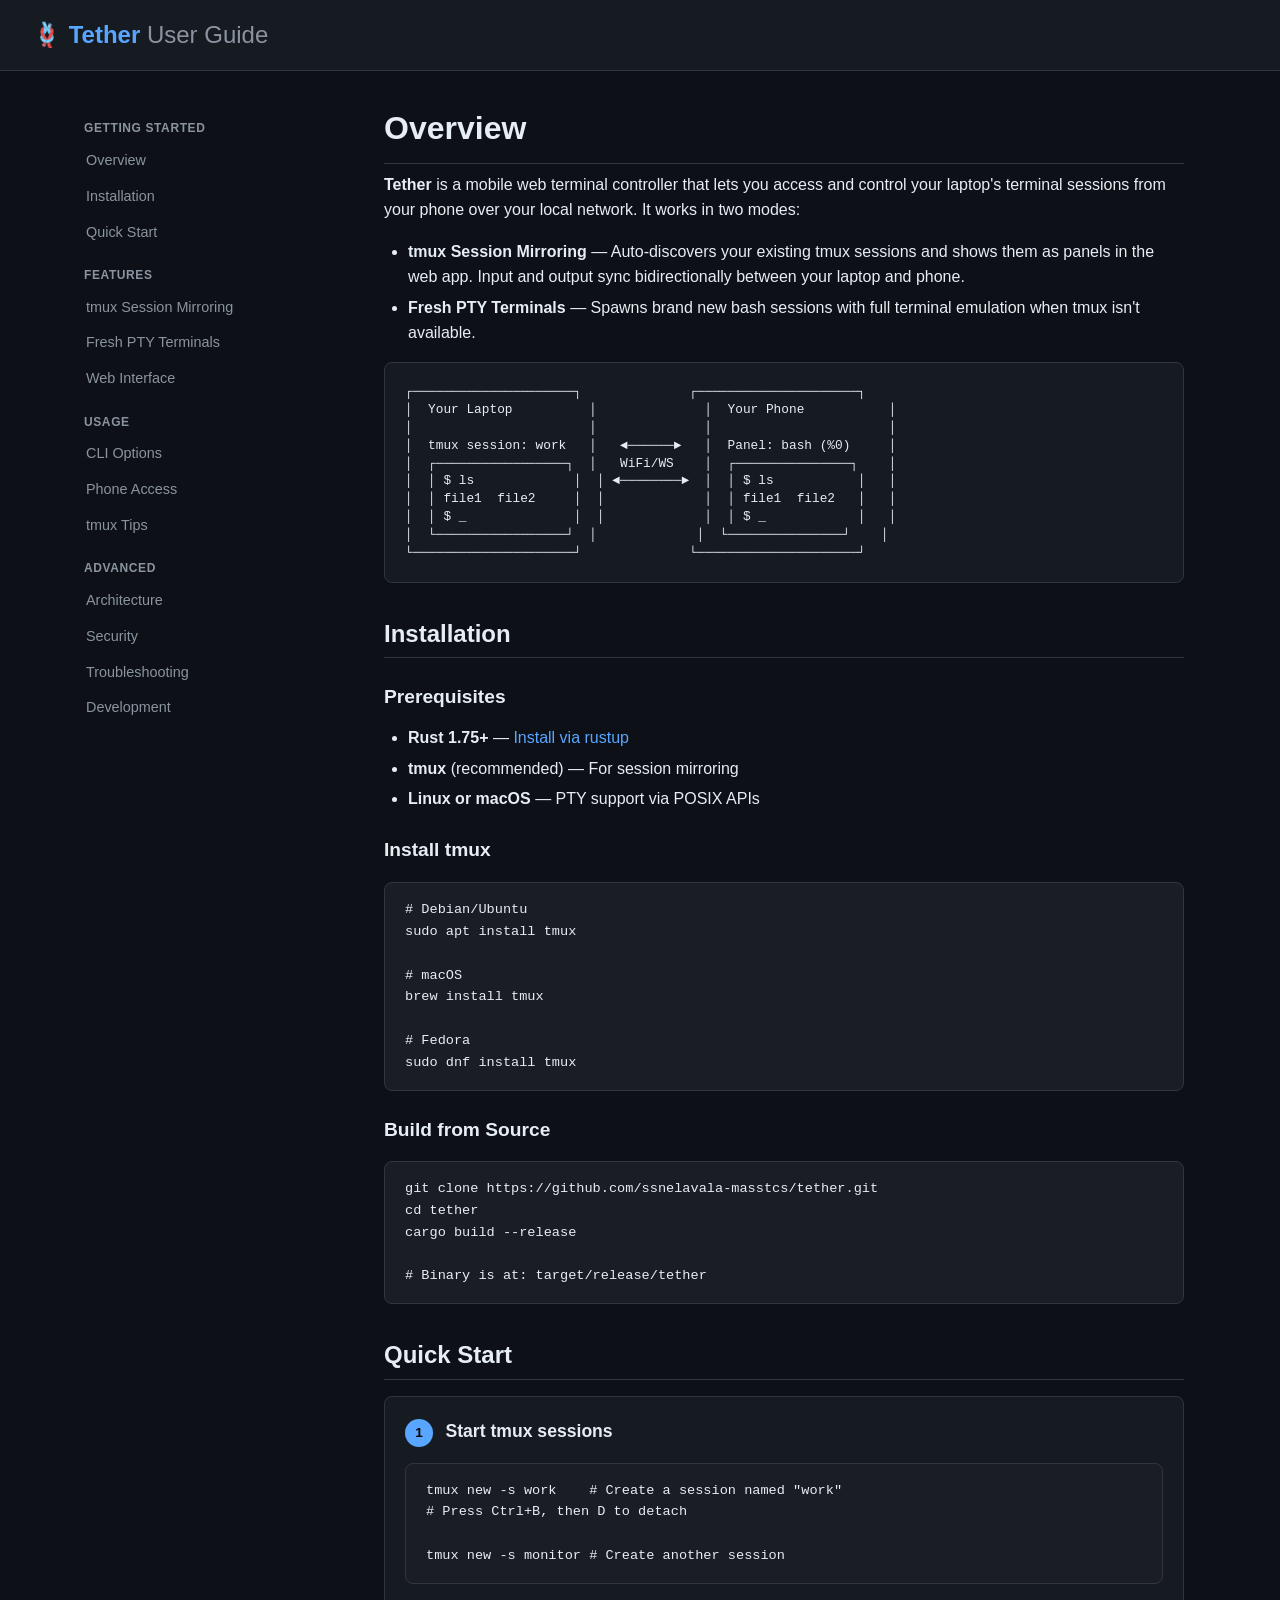
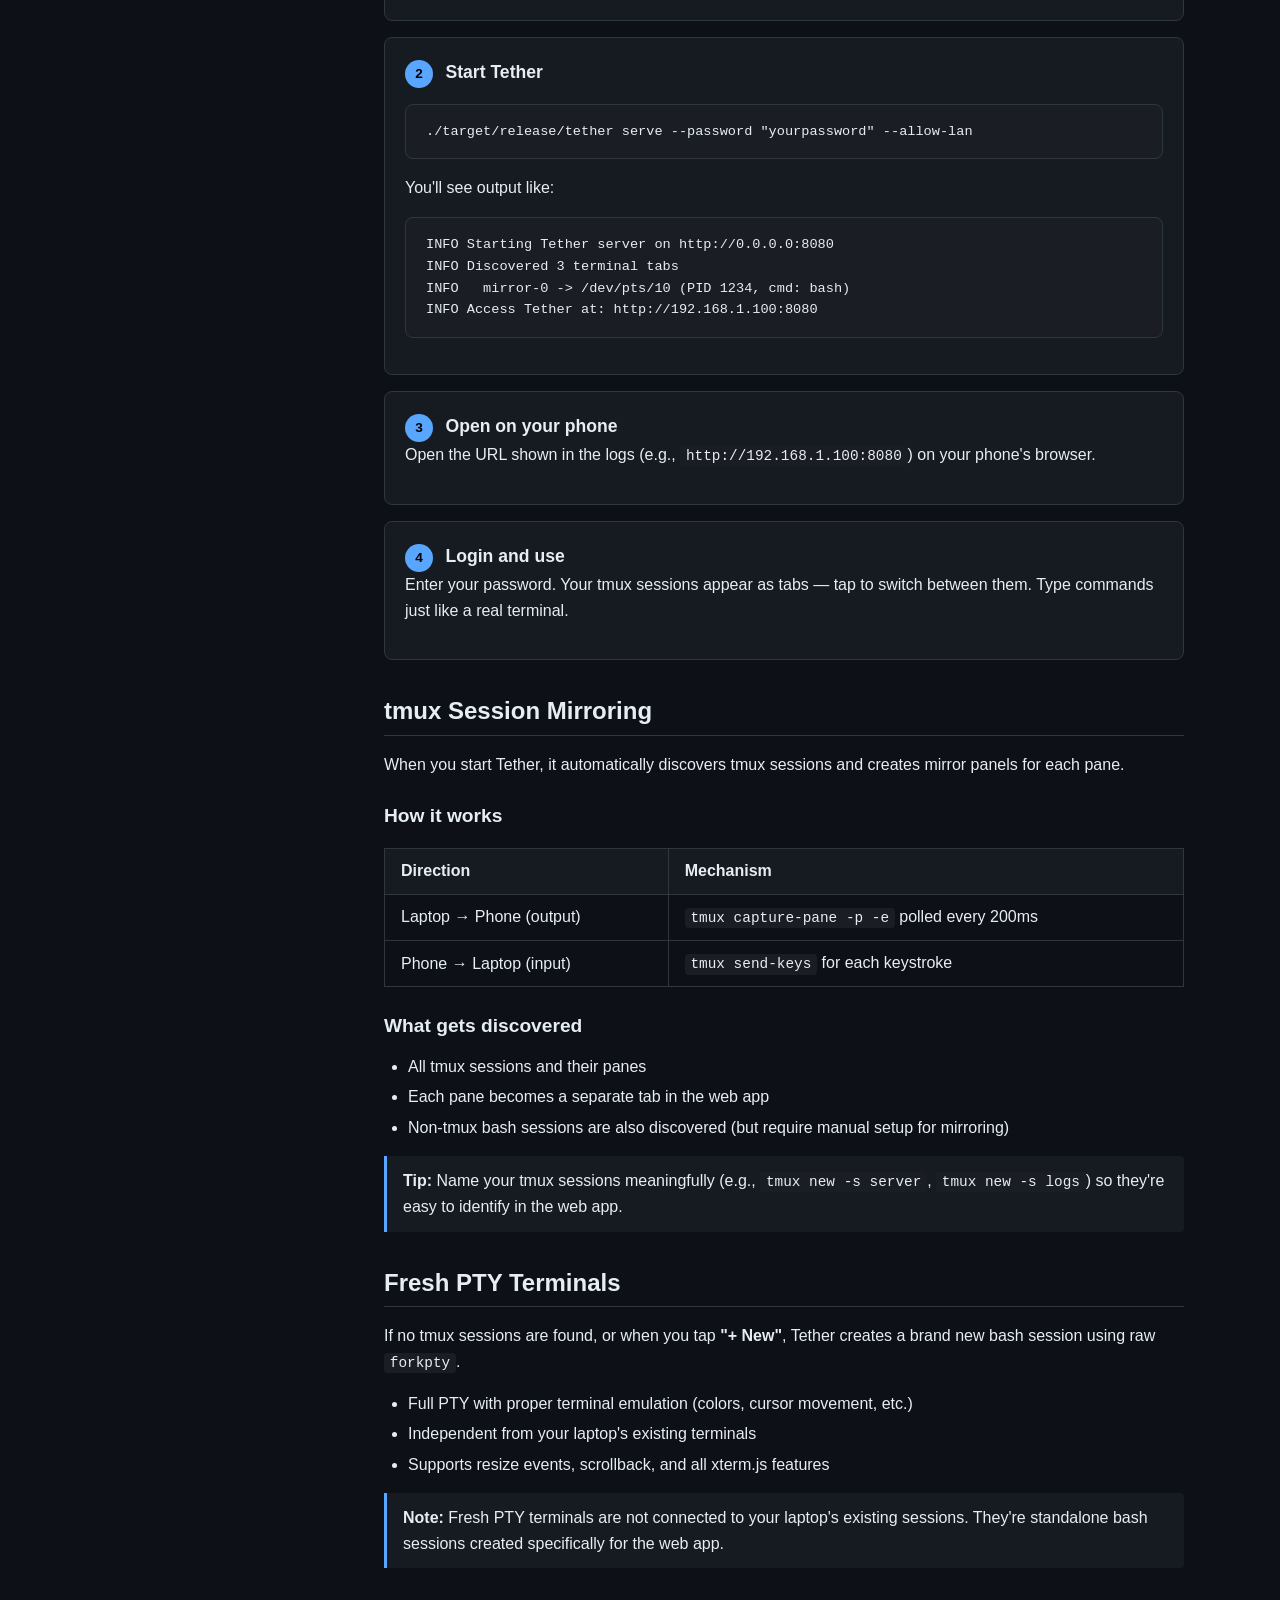
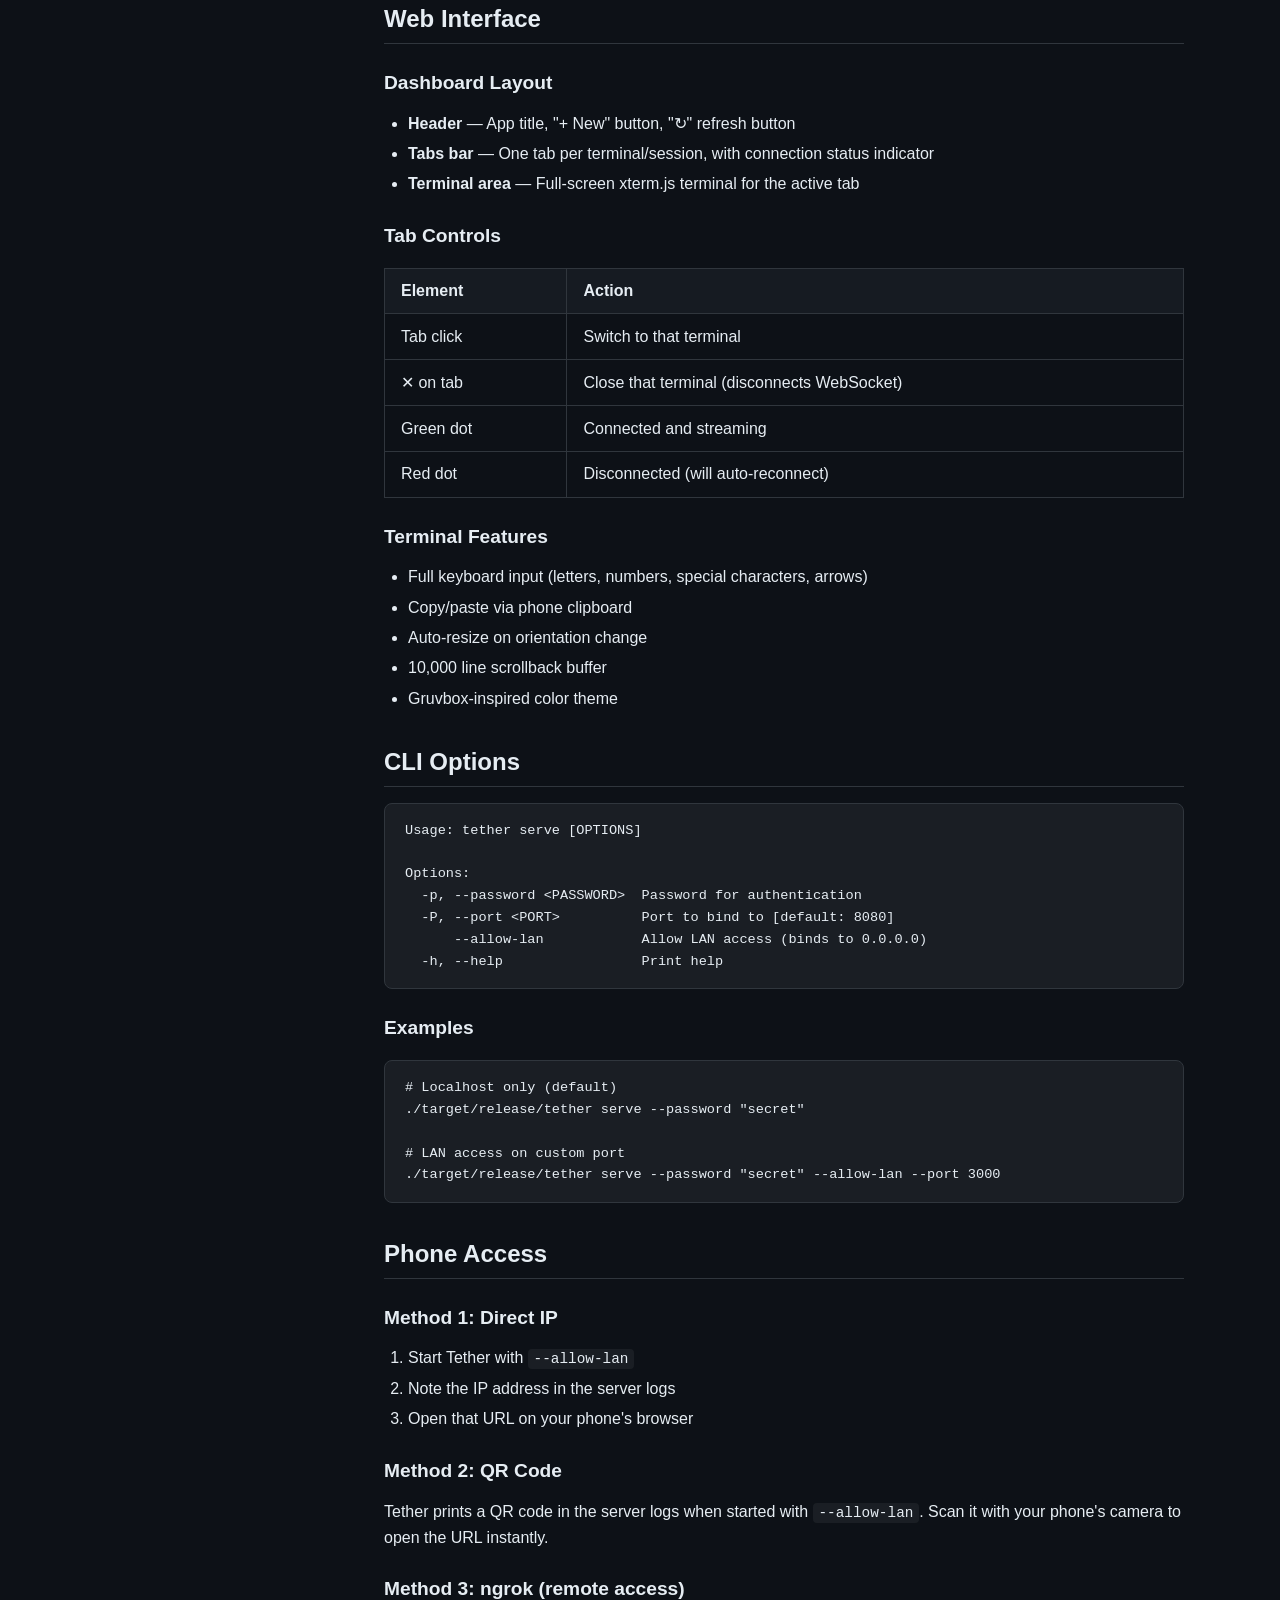
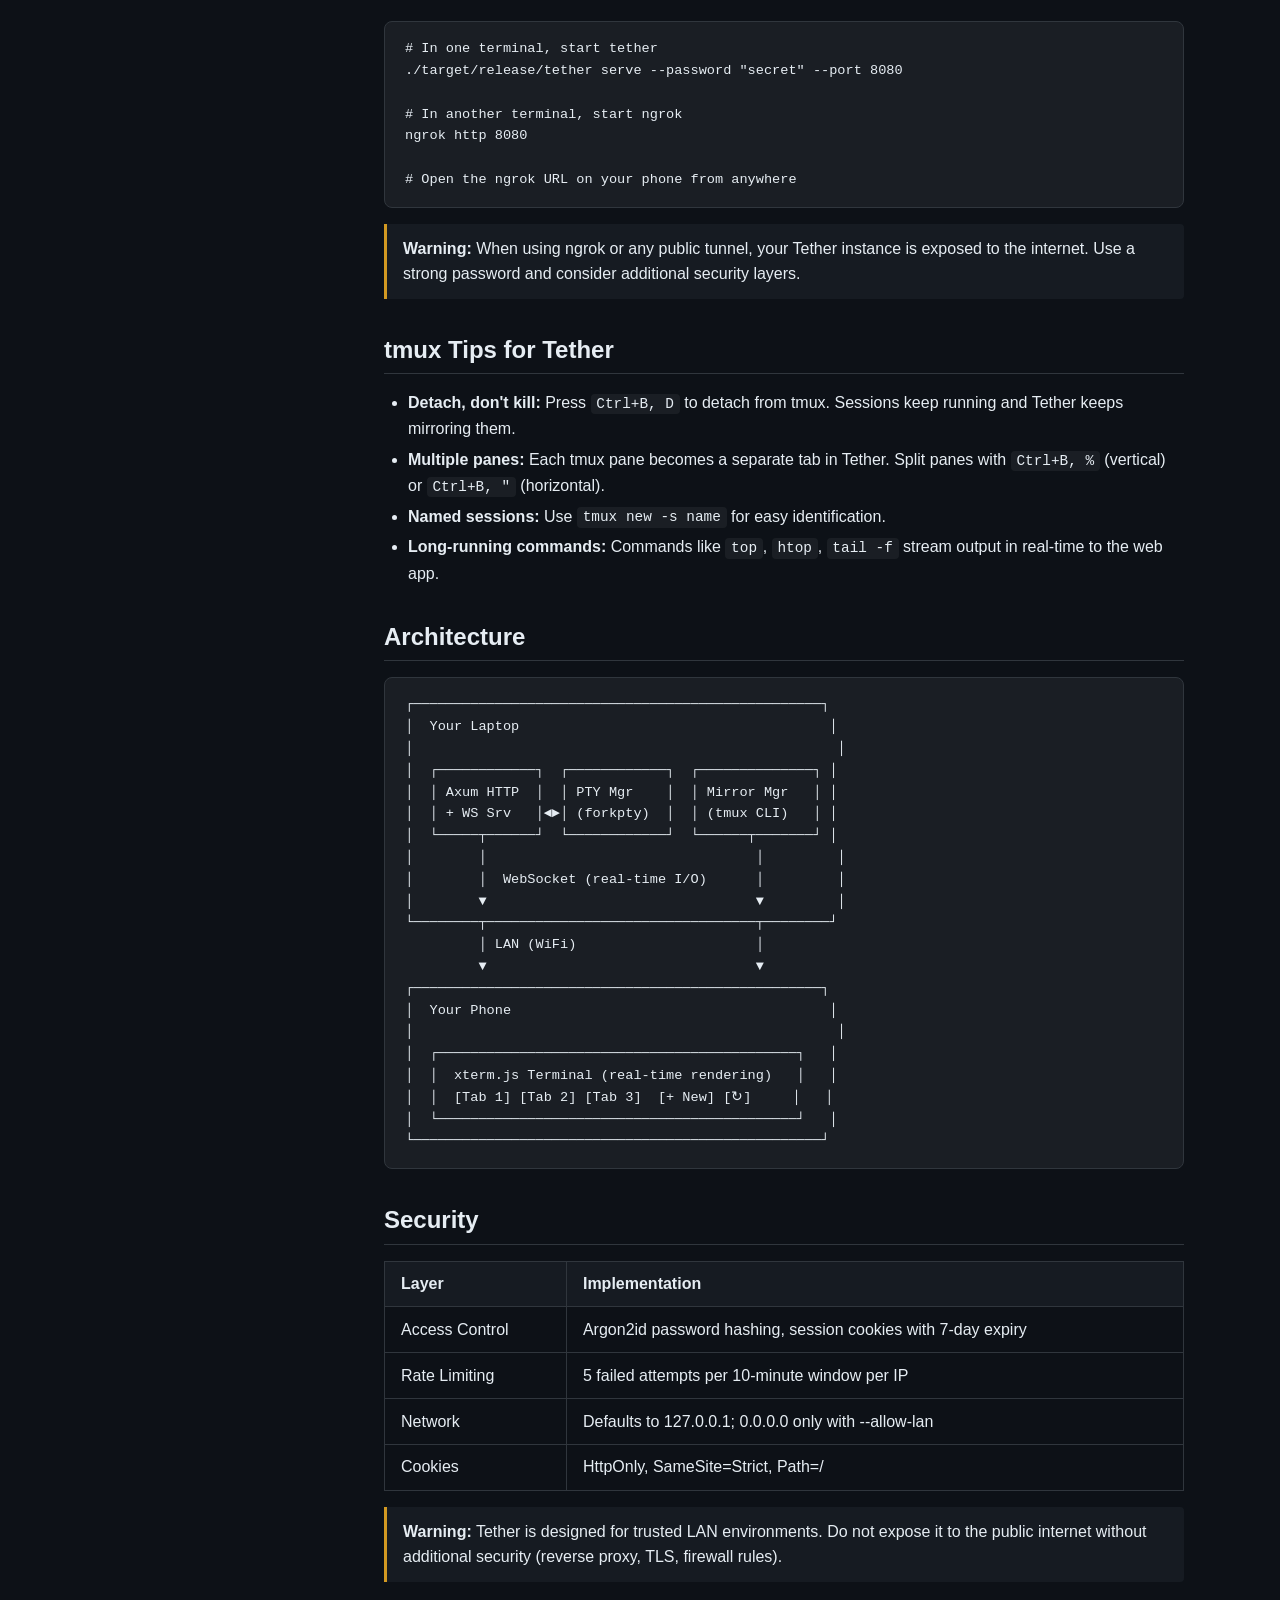
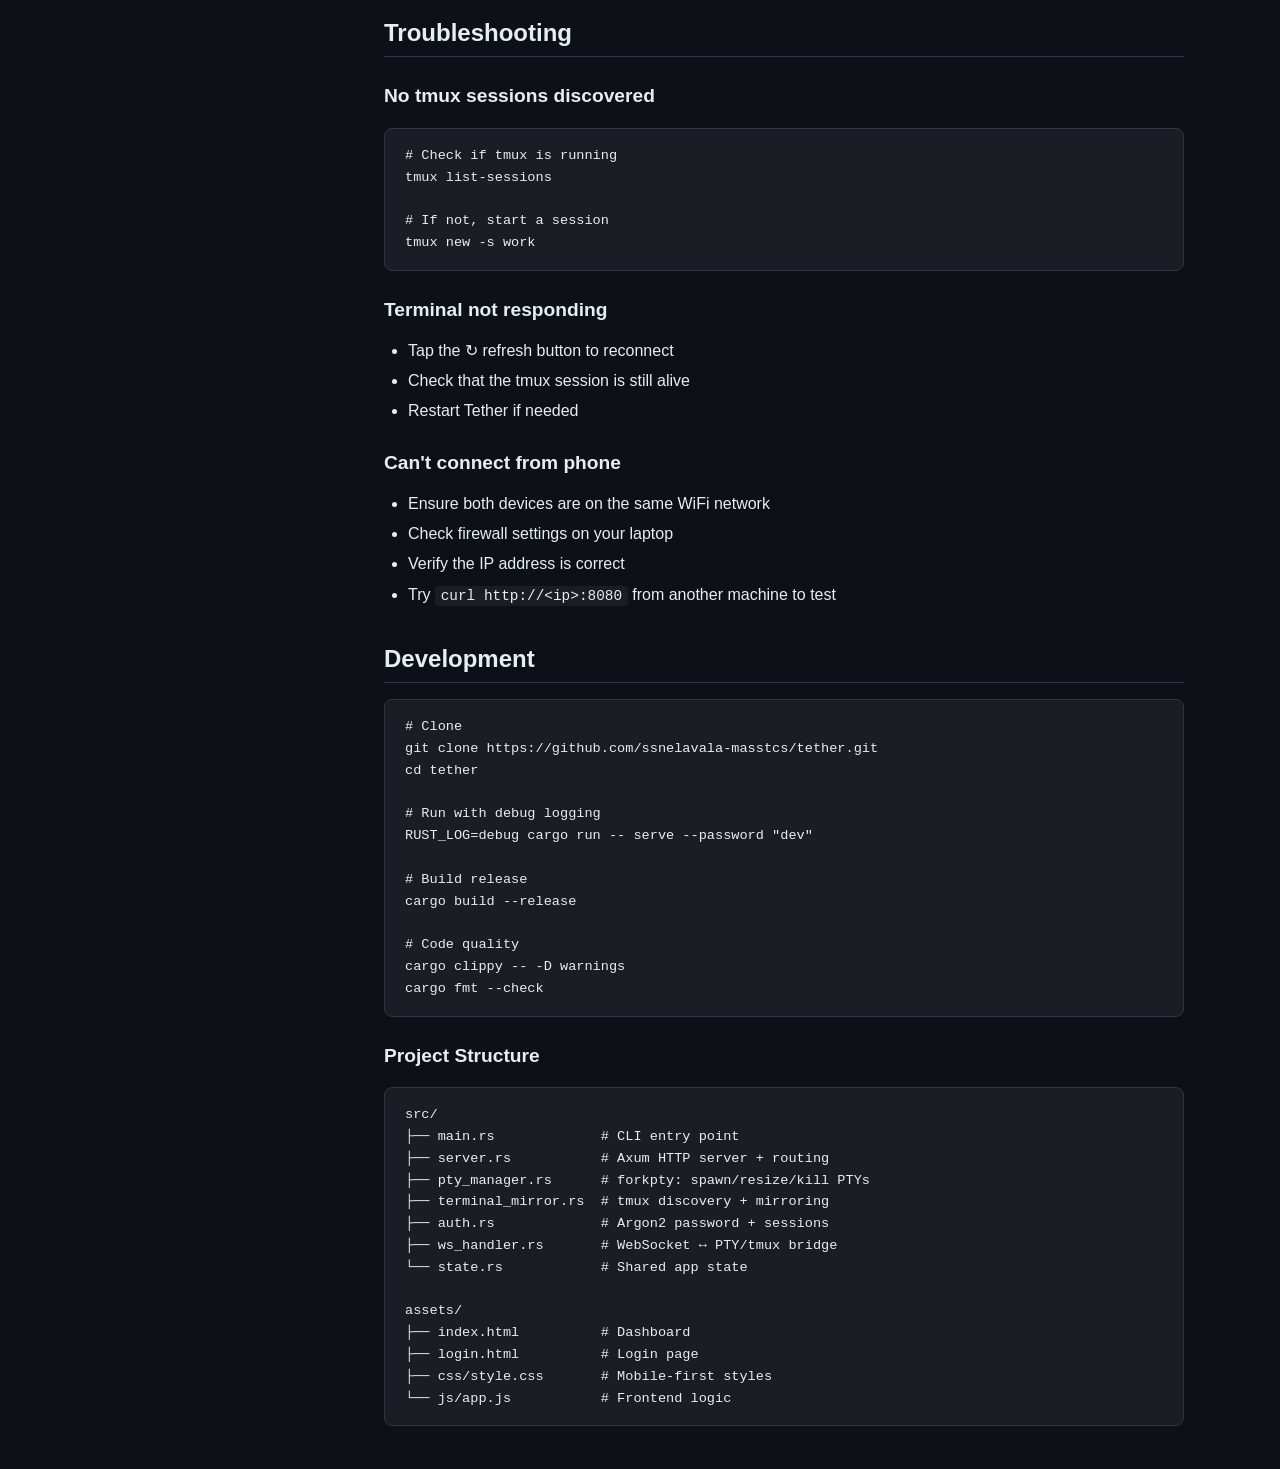
<file: .github/pages/index.html>
<!DOCTYPE html>
<html lang="en">
<head>
    <meta charset="UTF-8">
    <meta name="viewport" content="width=device-width, initial-scale=1.0">
    <title>Tether - User Guide</title>
    <style>
        :root {
            --bg: #0d1117;
            --bg-secondary: #161b22;
            --bg-tertiary: #21262d;
            --text: #e6edf3;
            --text-secondary: #8b949e;
            --accent: #58a6ff;
            --accent-hover: #79b8ff;
            --border: #30363d;
            --success: #3fb950;
            --warning: #d29922;
            --code-bg: #1a1e24;
        }

        * { margin: 0; padding: 0; box-sizing: border-box; }

        body {
            font-family: -apple-system, BlinkMacSystemFont, 'Segoe UI', 'Noto Sans', Helvetica, Arial, sans-serif;
            background: var(--bg);
            color: var(--text);
            line-height: 1.6;
        }

        /* Header */
        .site-header {
            background: var(--bg-secondary);
            border-bottom: 1px solid var(--border);
            padding: 1rem 2rem;
            position: sticky;
            top: 0;
            z-index: 100;
        }

        .site-header h1 {
            font-size: 1.5rem;
            color: var(--accent);
        }

        .site-header h1 span { color: var(--text-secondary); font-weight: normal; }

        /* Layout */
        .container {
            max-width: 1200px;
            margin: 0 auto;
            display: grid;
            grid-template-columns: 280px 1fr;
            gap: 2rem;
            padding: 2rem;
        }

        /* Sidebar */
        .sidebar {
            position: sticky;
            top: 5rem;
            height: fit-content;
            max-height: calc(100vh - 6rem);
            overflow-y: auto;
        }

        .sidebar nav a {
            display: block;
            padding: 0.4rem 0.75rem;
            color: var(--text-secondary);
            text-decoration: none;
            font-size: 0.9rem;
            border-left: 2px solid transparent;
            transition: all 0.15s;
        }

        .sidebar nav a:hover,
        .sidebar nav a.active {
            color: var(--text);
            border-left-color: var(--accent);
            background: var(--bg-tertiary);
        }

        .sidebar nav a.sub {
            padding-left: 1.5rem;
            font-size: 0.85rem;
        }

        .sidebar h3 {
            font-size: 0.75rem;
            text-transform: uppercase;
            letter-spacing: 0.05em;
            color: var(--text-secondary);
            padding: 1rem 0.75rem 0.25rem;
        }

        /* Content */
        .content {
            max-width: 800px;
        }

        .content h1 {
            font-size: 2rem;
            margin-bottom: 0.5rem;
            padding-bottom: 0.5rem;
            border-bottom: 1px solid var(--border);
        }

        .content h2 {
            font-size: 1.5rem;
            margin: 2rem 0 1rem;
            padding-bottom: 0.25rem;
            border-bottom: 1px solid var(--border);
        }

        .content h3 {
            font-size: 1.2rem;
            margin: 1.5rem 0 0.75rem;
        }

        .content p { margin-bottom: 1rem; }

        .content a { color: var(--accent); text-decoration: none; }
        .content a:hover { text-decoration: underline; }

        .content code {
            background: var(--code-bg);
            padding: 0.15em 0.4em;
            border-radius: 4px;
            font-size: 0.9em;
            font-family: 'SF Mono', 'Fira Code', 'Cascadia Code', 'Menlo', 'Consolas', monospace;
        }

        .content pre {
            background: var(--code-bg);
            border: 1px solid var(--border);
            border-radius: 8px;
            padding: 1rem 1.25rem;
            overflow-x: auto;
            margin: 1rem 0;
        }

        .content pre code {
            background: none;
            padding: 0;
            font-size: 0.85rem;
            line-height: 1.6;
        }

        .content table {
            width: 100%;
            border-collapse: collapse;
            margin: 1rem 0;
        }

        .content th, .content td {
            padding: 0.6rem 1rem;
            border: 1px solid var(--border);
            text-align: left;
        }

        .content th {
            background: var(--bg-secondary);
            font-weight: 600;
        }

        .content blockquote {
            border-left: 3px solid var(--accent);
            padding: 0.75rem 1rem;
            margin: 1rem 0;
            background: var(--bg-secondary);
            border-radius: 0 4px 4px 0;
        }

        .content blockquote.warning {
            border-left-color: var(--warning);
        }

        .content ul, .content ol {
            margin: 0.5rem 0 1rem 1.5rem;
        }

        .content li { margin-bottom: 0.3rem; }

        .step {
            background: var(--bg-secondary);
            border: 1px solid var(--border);
            border-radius: 8px;
            padding: 1.25rem;
            margin: 1rem 0;
        }

        .step-number {
            display: inline-flex;
            align-items: center;
            justify-content: center;
            width: 28px;
            height: 28px;
            border-radius: 50%;
            background: var(--accent);
            color: #000;
            font-weight: 700;
            font-size: 0.85rem;
            margin-right: 0.5rem;
        }

        .step h4 {
            display: inline;
            font-size: 1.1rem;
        }

        .diagram {
            background: var(--bg-secondary);
            border: 1px solid var(--border);
            border-radius: 8px;
            padding: 1.25rem;
            font-family: 'SF Mono', 'Fira Code', monospace;
            font-size: 0.8rem;
            line-height: 1.4;
            overflow-x: auto;
            white-space: pre;
            margin: 1rem 0;
        }

        /* Mobile */
        @media (max-width: 768px) {
            .container {
                grid-template-columns: 1fr;
                padding: 1rem;
            }
            .sidebar {
                position: static;
                max-height: none;
            }
            .sidebar nav {
                display: flex;
                flex-wrap: wrap;
                gap: 0.25rem;
            }
            .sidebar nav a {
                border-left: none;
                border-bottom: 2px solid transparent;
                padding: 0.25rem 0.5rem;
                font-size: 0.8rem;
            }
            .sidebar nav a:hover,
            .sidebar nav a.active {
                border-bottom-color: var(--accent);
            }
            .sidebar h3 { display: none; }
        }
    </style>
</head>
<body>
    <header class="site-header">
        <h1>🪢 Tether <span>User Guide</span></h1>
    </header>

    <div class="container">
        <aside class="sidebar">
            <nav>
                <h3>Getting Started</h3>
                <a href="#overview">Overview</a>
                <a href="#installation">Installation</a>
                <a href="#quick-start">Quick Start</a>

                <h3>Features</h3>
                <a href="#tmux-mirroring">tmux Session Mirroring</a>
                <a href="#fresh-pty">Fresh PTY Terminals</a>
                <a href="#web-interface">Web Interface</a>

                <h3>Usage</h3>
                <a href="#cli-options">CLI Options</a>
                <a href="#phone-access">Phone Access</a>
                <a href="#tmux-tips">tmux Tips</a>

                <h3>Advanced</h3>
                <a href="#architecture">Architecture</a>
                <a href="#security">Security</a>
                <a href="#troubleshooting">Troubleshooting</a>
                <a href="#development">Development</a>
            </nav>
        </aside>

        <main class="content">
            <section id="overview">
                <h1>Overview</h1>
                <p><strong>Tether</strong> is a mobile web terminal controller that lets you access and control your laptop's terminal sessions from your phone over your local network. It works in two modes:</p>

                <ul>
                    <li><strong>tmux Session Mirroring</strong> — Auto-discovers your existing tmux sessions and shows them as panels in the web app. Input and output sync bidirectionally between your laptop and phone.</li>
                    <li><strong>Fresh PTY Terminals</strong> — Spawns brand new bash sessions with full terminal emulation when tmux isn't available.</li>
                </ul>

                <div class="diagram">┌─────────────────────┐              ┌─────────────────────┐
│  Your Laptop          │              │  Your Phone           │
│                       │              │                       │
│  tmux session: work   │   ◄──────►   │  Panel: bash (%0)     │
│  ┌─────────────────┐  │   WiFi/WS    │  ┌───────────────┐    │
│  │ $ ls             │  │ ◄────────►  │  │ $ ls           │   │
│  │ file1  file2     │  │             │  │ file1  file2   │   │
│  │ $ _              │  │             │  │ $ _            │   │
│  └─────────────────┘  │             │  └───────────────┘    │
└─────────────────────┘              └─────────────────────┘</div>
            </section>

            <section id="installation">
                <h2>Installation</h2>

                <h3>Prerequisites</h3>
                <ul>
                    <li><strong>Rust 1.75+</strong> — <a href="https://rustup.rs/">Install via rustup</a></li>
                    <li><strong>tmux</strong> (recommended) — For session mirroring</li>
                    <li><strong>Linux or macOS</strong> — PTY support via POSIX APIs</li>
                </ul>

                <h3>Install tmux</h3>
                <pre><code># Debian/Ubuntu
sudo apt install tmux

# macOS
brew install tmux

# Fedora
sudo dnf install tmux</code></pre>

                <h3>Build from Source</h3>
                <pre><code>git clone https://github.com/ssnelavala-masstcs/tether.git
cd tether
cargo build --release

# Binary is at: target/release/tether</code></pre>
            </section>

            <section id="quick-start">
                <h2>Quick Start</h2>

                <div class="step">
                    <span class="step-number">1</span>
                    <h4>Start tmux sessions</h4>
                    <pre><code>tmux new -s work    # Create a session named "work"
# Press Ctrl+B, then D to detach

tmux new -s monitor # Create another session</code></pre>
                </div>

                <div class="step">
                    <span class="step-number">2</span>
                    <h4>Start Tether</h4>
                    <pre><code>./target/release/tether serve --password "yourpassword" --allow-lan</code></pre>
                    <p>You'll see output like:</p>
                    <pre><code>INFO Starting Tether server on http://0.0.0.0:8080
INFO Discovered 3 terminal tabs
INFO   mirror-0 -> /dev/pts/10 (PID 1234, cmd: bash)
INFO Access Tether at: http://192.168.1.100:8080</code></pre>
                </div>

                <div class="step">
                    <span class="step-number">3</span>
                    <h4>Open on your phone</h4>
                    <p>Open the URL shown in the logs (e.g., <code>http://192.168.1.100:8080</code>) on your phone's browser.</p>
                </div>

                <div class="step">
                    <span class="step-number">4</span>
                    <h4>Login and use</h4>
                    <p>Enter your password. Your tmux sessions appear as tabs — tap to switch between them. Type commands just like a real terminal.</p>
                </div>
            </section>

            <section id="tmux-mirroring">
                <h2>tmux Session Mirroring</h2>
                <p>When you start Tether, it automatically discovers tmux sessions and creates mirror panels for each pane.</p>

                <h3>How it works</h3>
                <table>
                    <tr><th>Direction</th><th>Mechanism</th></tr>
                    <tr><td>Laptop → Phone (output)</td><td><code>tmux capture-pane -p -e</code> polled every 200ms</td></tr>
                    <tr><td>Phone → Laptop (input)</td><td><code>tmux send-keys</code> for each keystroke</td></tr>
                </table>

                <h3>What gets discovered</h3>
                <ul>
                    <li>All tmux sessions and their panes</li>
                    <li>Each pane becomes a separate tab in the web app</li>
                    <li>Non-tmux bash sessions are also discovered (but require manual setup for mirroring)</li>
                </ul>

                <blockquote>
                    <strong>Tip:</strong> Name your tmux sessions meaningfully (e.g., <code>tmux new -s server</code>, <code>tmux new -s logs</code>) so they're easy to identify in the web app.
                </blockquote>
            </section>

            <section id="fresh-pty">
                <h2>Fresh PTY Terminals</h2>
                <p>If no tmux sessions are found, or when you tap <strong>"+ New"</strong>, Tether creates a brand new bash session using raw <code>forkpty</code>.</p>

                <ul>
                    <li>Full PTY with proper terminal emulation (colors, cursor movement, etc.)</li>
                    <li>Independent from your laptop's existing terminals</li>
                    <li>Supports resize events, scrollback, and all xterm.js features</li>
                </ul>

                <blockquote>
                    <strong>Note:</strong> Fresh PTY terminals are not connected to your laptop's existing sessions. They're standalone bash sessions created specifically for the web app.
                </blockquote>
            </section>

            <section id="web-interface">
                <h2>Web Interface</h2>

                <h3>Dashboard Layout</h3>
                <ul>
                    <li><strong>Header</strong> — App title, "+ New" button, "↻" refresh button</li>
                    <li><strong>Tabs bar</strong> — One tab per terminal/session, with connection status indicator</li>
                    <li><strong>Terminal area</strong> — Full-screen xterm.js terminal for the active tab</li>
                </ul>

                <h3>Tab Controls</h3>
                <table>
                    <tr><th>Element</th><th>Action</th></tr>
                    <tr><td>Tab click</td><td>Switch to that terminal</td></tr>
                    <tr><td>✕ on tab</td><td>Close that terminal (disconnects WebSocket)</td></tr>
                    <tr><td>Green dot</td><td>Connected and streaming</td></tr>
                    <tr><td>Red dot</td><td>Disconnected (will auto-reconnect)</td></tr>
                </table>

                <h3>Terminal Features</h3>
                <ul>
                    <li>Full keyboard input (letters, numbers, special characters, arrows)</li>
                    <li>Copy/paste via phone clipboard</li>
                    <li>Auto-resize on orientation change</li>
                    <li>10,000 line scrollback buffer</li>
                    <li>Gruvbox-inspired color theme</li>
                </ul>
            </section>

            <section id="cli-options">
                <h2>CLI Options</h2>
                <pre><code>Usage: tether serve [OPTIONS]

Options:
  -p, --password &lt;PASSWORD&gt;  Password for authentication
  -P, --port &lt;PORT&gt;          Port to bind to [default: 8080]
      --allow-lan            Allow LAN access (binds to 0.0.0.0)
  -h, --help                 Print help</code></pre>

                <h3>Examples</h3>
                <pre><code># Localhost only (default)
./target/release/tether serve --password "secret"

# LAN access on custom port
./target/release/tether serve --password "secret" --allow-lan --port 3000</code></pre>
            </section>

            <section id="phone-access">
                <h2>Phone Access</h2>

                <h3>Method 1: Direct IP</h3>
                <ol>
                    <li>Start Tether with <code>--allow-lan</code></li>
                    <li>Note the IP address in the server logs</li>
                    <li>Open that URL on your phone's browser</li>
                </ol>

                <h3>Method 2: QR Code</h3>
                <p>Tether prints a QR code in the server logs when started with <code>--allow-lan</code>. Scan it with your phone's camera to open the URL instantly.</p>

                <h3>Method 3: ngrok (remote access)</h3>
                <pre><code># In one terminal, start tether
./target/release/tether serve --password "secret" --port 8080

# In another terminal, start ngrok
ngrok http 8080

# Open the ngrok URL on your phone from anywhere</code></pre>

                <blockquote class="warning">
                    <strong>Warning:</strong> When using ngrok or any public tunnel, your Tether instance is exposed to the internet. Use a strong password and consider additional security layers.
                </blockquote>
            </section>

            <section id="tmux-tips">
                <h2>tmux Tips for Tether</h2>
                <ul>
                    <li><strong>Detach, don't kill:</strong> Press <code>Ctrl+B, D</code> to detach from tmux. Sessions keep running and Tether keeps mirroring them.</li>
                    <li><strong>Multiple panes:</strong> Each tmux pane becomes a separate tab in Tether. Split panes with <code>Ctrl+B, %</code> (vertical) or <code>Ctrl+B, "</code> (horizontal).</li>
                    <li><strong>Named sessions:</strong> Use <code>tmux new -s name</code> for easy identification.</li>
                    <li><strong>Long-running commands:</strong> Commands like <code>top</code>, <code>htop</code>, <code>tail -f</code> stream output in real-time to the web app.</li>
                </ul>
            </section>

            <section id="architecture">
                <h2>Architecture</h2>
                <pre><code>┌──────────────────────────────────────────────────┐
│  Your Laptop                                      │
│                                                    │
│  ┌────────────┐  ┌────────────┐  ┌──────────────┐ │
│  │ Axum HTTP  │  │ PTY Mgr    │  │ Mirror Mgr   │ │
│  │ + WS Srv   │◄►│ (forkpty)  │  │ (tmux CLI)   │ │
│  └─────┬──────┘  └────────────┘  └──────┬───────┘ │
│        │                                 │         │
│        │  WebSocket (real-time I/O)      │         │
│        ▼                                 ▼         │
└────────┬─────────────────────────────────┬────────┘
         │ LAN (WiFi)                      │
         ▼                                 ▼
┌──────────────────────────────────────────────────┐
│  Your Phone                                       │
│                                                    │
│  ┌────────────────────────────────────────────┐   │
│  │  xterm.js Terminal (real-time rendering)   │   │
│  │  [Tab 1] [Tab 2] [Tab 3]  [+ New] [↻]     │   │
│  └────────────────────────────────────────────┘   │
└──────────────────────────────────────────────────┘</code></pre>
            </section>

            <section id="security">
                <h2>Security</h2>
                <table>
                    <tr><th>Layer</th><th>Implementation</th></tr>
                    <tr><td>Access Control</td><td>Argon2id password hashing, session cookies with 7-day expiry</td></tr>
                    <tr><td>Rate Limiting</td><td>5 failed attempts per 10-minute window per IP</td></tr>
                    <tr><td>Network</td><td>Defaults to 127.0.0.1; 0.0.0.0 only with --allow-lan</td></tr>
                    <tr><td>Cookies</td><td>HttpOnly, SameSite=Strict, Path=/</td></tr>
                </table>

                <blockquote class="warning">
                    <strong>Warning:</strong> Tether is designed for trusted LAN environments. Do not expose it to the public internet without additional security (reverse proxy, TLS, firewall rules).
                </blockquote>
            </section>

            <section id="troubleshooting">
                <h2>Troubleshooting</h2>

                <h3>No tmux sessions discovered</h3>
                <pre><code># Check if tmux is running
tmux list-sessions

# If not, start a session
tmux new -s work</code></pre>

                <h3>Terminal not responding</h3>
                <ul>
                    <li>Tap the ↻ refresh button to reconnect</li>
                    <li>Check that the tmux session is still alive</li>
                    <li>Restart Tether if needed</li>
                </ul>

                <h3>Can't connect from phone</h3>
                <ul>
                    <li>Ensure both devices are on the same WiFi network</li>
                    <li>Check firewall settings on your laptop</li>
                    <li>Verify the IP address is correct</li>
                    <li>Try <code>curl http://&lt;ip&gt;:8080</code> from another machine to test</li>
                </ul>
            </section>

            <section id="development">
                <h2>Development</h2>
                <pre><code># Clone
git clone https://github.com/ssnelavala-masstcs/tether.git
cd tether

# Run with debug logging
RUST_LOG=debug cargo run -- serve --password "dev"

# Build release
cargo build --release

# Code quality
cargo clippy -- -D warnings
cargo fmt --check</code></pre>

                <h3>Project Structure</h3>
                <pre><code>src/
├── main.rs             # CLI entry point
├── server.rs           # Axum HTTP server + routing
├── pty_manager.rs      # forkpty: spawn/resize/kill PTYs
├── terminal_mirror.rs  # tmux discovery + mirroring
├── auth.rs             # Argon2 password + sessions
├── ws_handler.rs       # WebSocket ↔ PTY/tmux bridge
└── state.rs            # Shared app state

assets/
├── index.html          # Dashboard
├── login.html          # Login page
├── css/style.css       # Mobile-first styles
└── js/app.js           # Frontend logic</code></pre>
            </section>
        </main>
    </div>
</body>
</html>
</file>
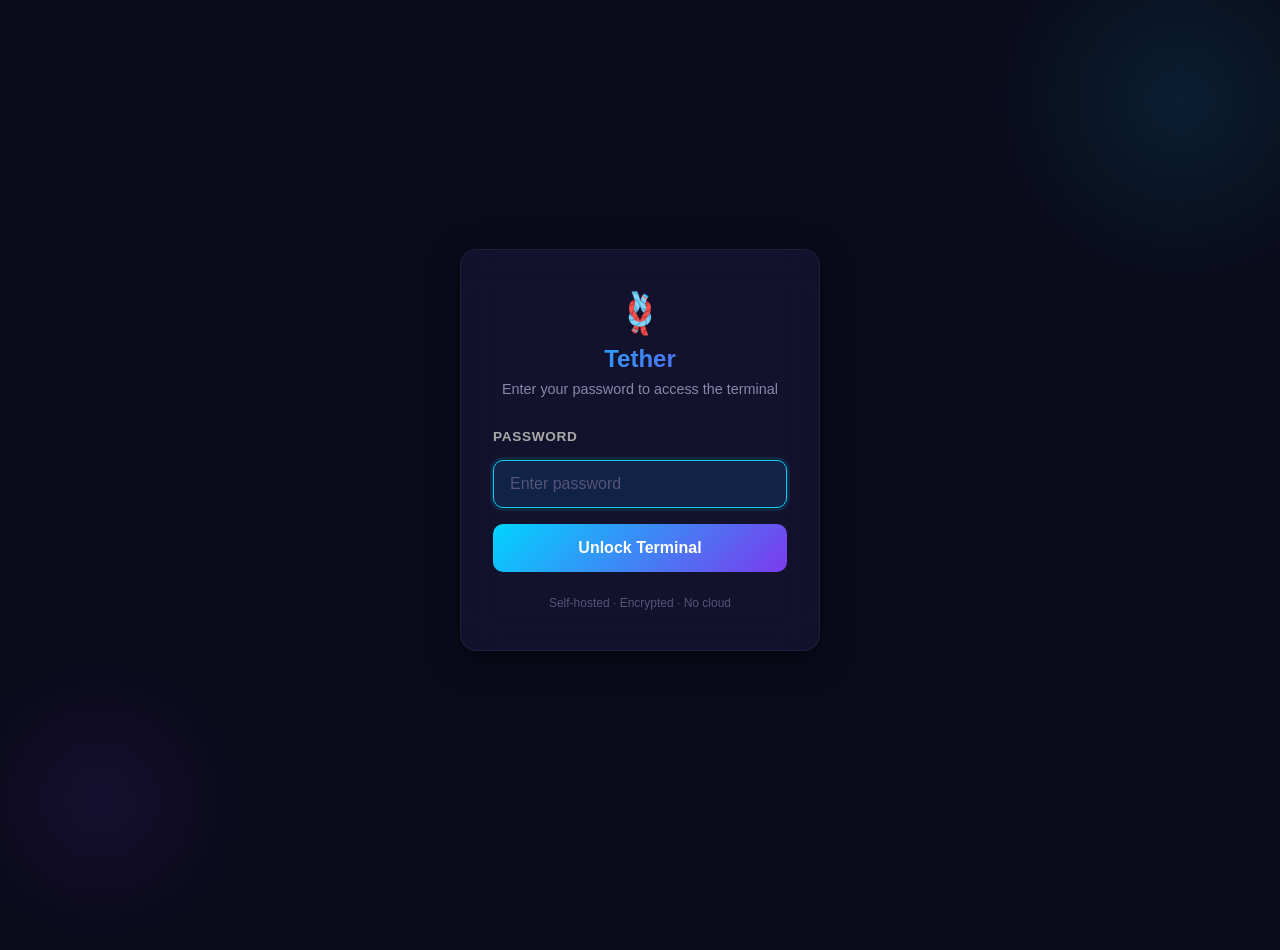
<file: assets/login.html>
<!DOCTYPE html>
<html lang="en">
<head>
    <meta charset="UTF-8">
    <meta name="viewport" content="width=device-width, initial-scale=1.0, maximum-scale=1.0, user-scalable=no, viewport-fit=cover">
    <meta name="apple-mobile-web-app-capable" content="yes">
    <meta name="mobile-web-app-capable" content="yes">
    <meta name="theme-color" content="#0a0a1a">
    <title>Tether — Login</title>
    <style>
        * { margin: 0; padding: 0; box-sizing: border-box; }
        body {
            background: #0a0a1a;
            color: #f0f0ff;
            font-family: -apple-system, BlinkMacSystemFont, 'Segoe UI', Roboto, sans-serif;
            display: flex;
            justify-content: center;
            align-items: center;
            min-height: 100vh;
            min-height: 100dvh;
            padding: 1rem;
            position: relative;
            overflow: hidden;
        }
        body::before {
            content: '';
            position: absolute;
            width: 400px;
            height: 400px;
            background: radial-gradient(circle, rgba(0,212,255,0.1) 0%, transparent 70%);
            top: -100px;
            right: -100px;
            border-radius: 50%;
        }
        body::after {
            content: '';
            position: absolute;
            width: 300px;
            height: 300px;
            background: radial-gradient(circle, rgba(124,58,237,0.1) 0%, transparent 70%);
            bottom: -50px;
            left: -50px;
            border-radius: 50%;
        }
        .login-container {
            background: rgba(20, 20, 50, 0.8);
            backdrop-filter: blur(20px);
            border: 1px solid rgba(255,255,255,0.06);
            border-radius: 16px;
            padding: 2.5rem 2rem;
            width: 100%;
            max-width: 360px;
            box-shadow: 0 8px 32px rgba(0,0,0,0.4);
            position: relative;
            z-index: 1;
        }
        .logo {
            text-align: center;
            margin-bottom: 0.5rem;
            font-size: 2.5rem;
        }
        h1 {
            text-align: center;
            margin-bottom: 0.5rem;
            font-size: 1.5rem;
            font-weight: 800;
            background: linear-gradient(135deg, #00d4ff, #7c3aed);
            -webkit-background-clip: text;
            -webkit-text-fill-color: transparent;
            background-clip: text;
        }
        p {
            text-align: center;
            margin-bottom: 2rem;
            color: #8888aa;
            font-size: 0.9rem;
        }
        form { display: flex; flex-direction: column; gap: 1rem; }
        label {
            font-size: 0.85rem;
            font-weight: 600;
            color: #aaa;
            text-transform: uppercase;
            letter-spacing: 0.05em;
        }
        input[type="password"] {
            background: rgba(15, 52, 96, 0.5);
            border: 1px solid rgba(255,255,255,0.1);
            border-radius: 10px;
            padding: 0.85rem 1rem;
            color: #f0f0ff;
            font-size: 1rem;
            min-height: 48px;
            transition: border-color 0.2s;
        }
        input[type="password"]:focus {
            outline: none;
            border-color: #00d4ff;
            box-shadow: 0 0 0 3px rgba(0,212,255,0.1);
        }
        input[type="password"]::placeholder {
            color: #555577;
        }
        button[type="submit"] {
            background: linear-gradient(135deg, #00d4ff, #7c3aed);
            color: white;
            border: none;
            border-radius: 10px;
            padding: 0.85rem 1rem;
            font-size: 1rem;
            font-weight: 700;
            min-height: 48px;
            cursor: pointer;
            transition: transform 0.2s, box-shadow 0.2s;
        }
        button[type="submit"]:active {
            transform: scale(0.98);
        }
        button[type="submit"]:hover {
            box-shadow: 0 0 20px rgba(0,212,255,0.2);
        }
        .footer-text {
            text-align: center;
            margin-top: 1.5rem;
            font-size: 0.75rem;
            color: #555577;
        }
    </style>
</head>
<body>
    <div class="login-container">
        <div class="logo">🪢</div>
        <h1>Tether</h1>
        <p>Enter your password to access the terminal</p>
        <form action="/auth" method="POST">
            <label for="password">Password</label>
            <input type="password" id="password" name="password" required autocomplete="current-password" placeholder="Enter password" autofocus>
            <button type="submit">Unlock Terminal</button>
        </form>
        <div class="footer-text">Self-hosted · Encrypted · No cloud</div>
    </div>
</body>
</html>
</file>
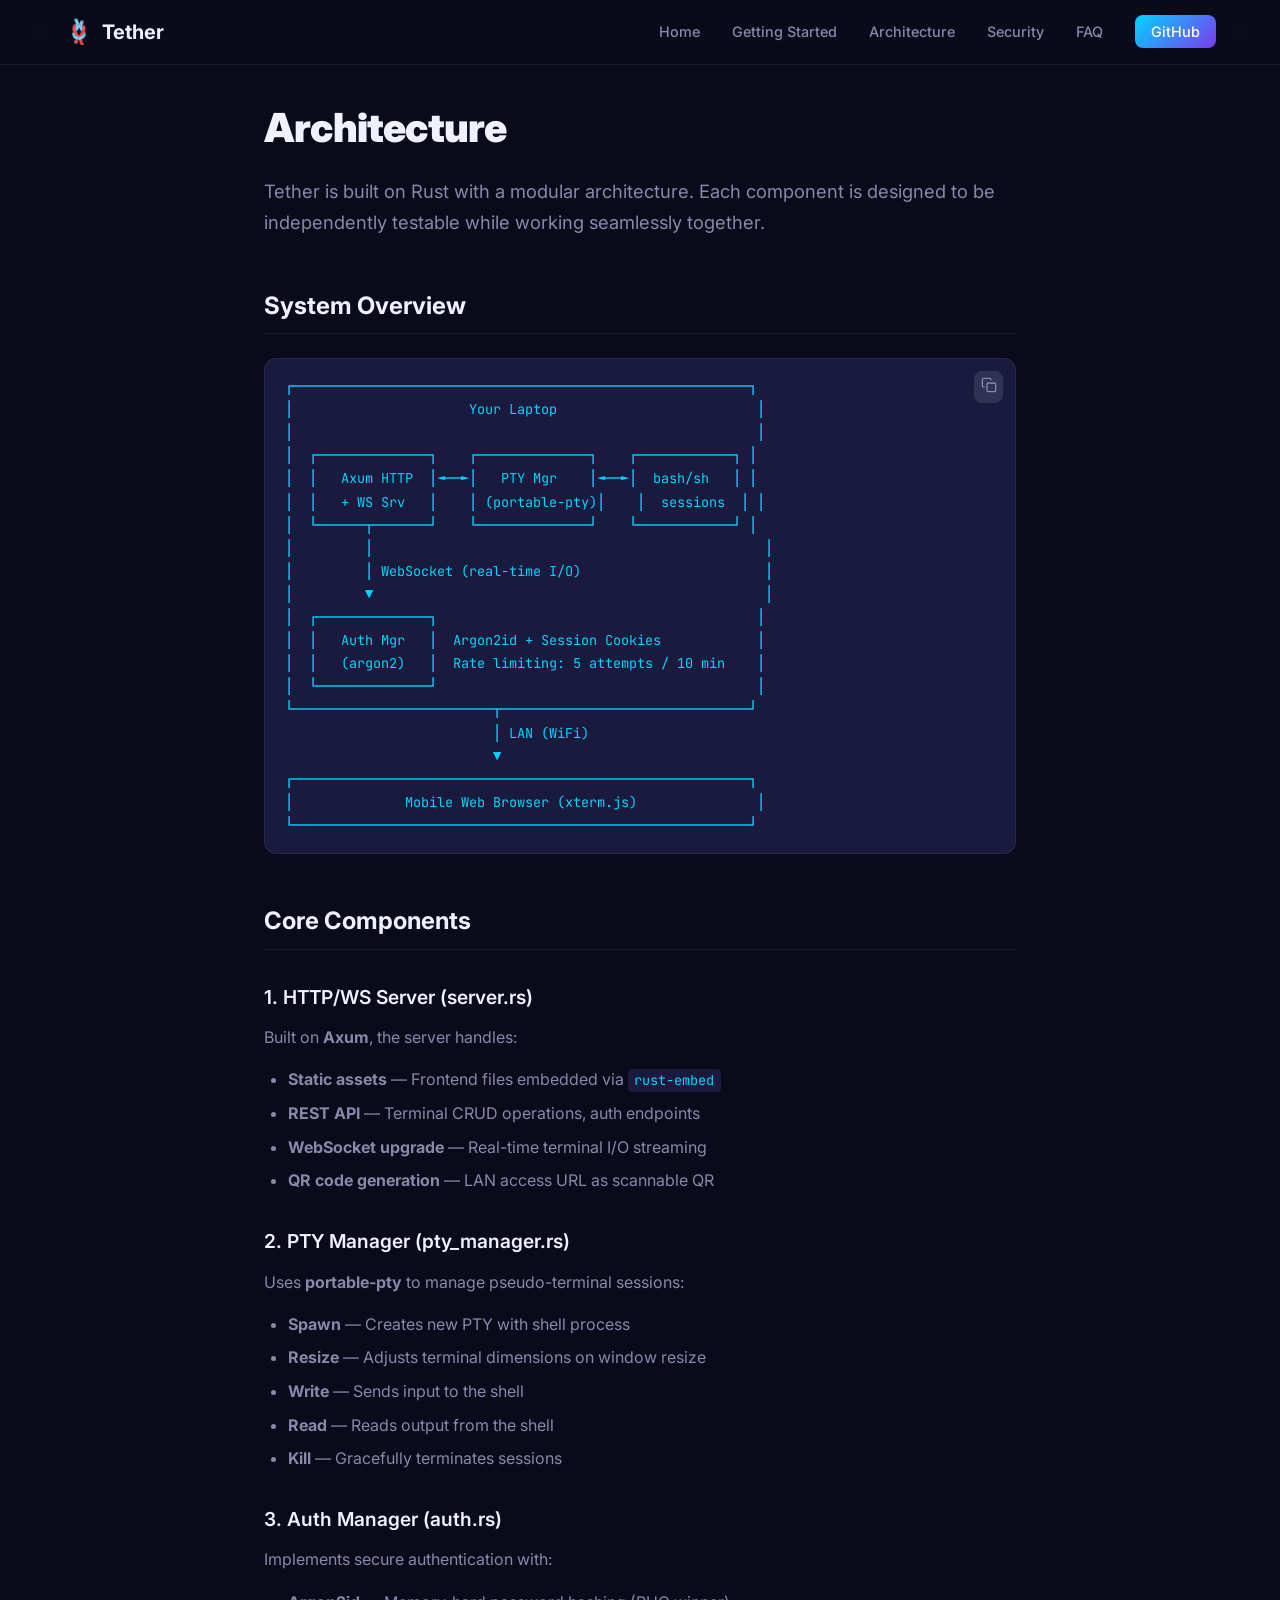
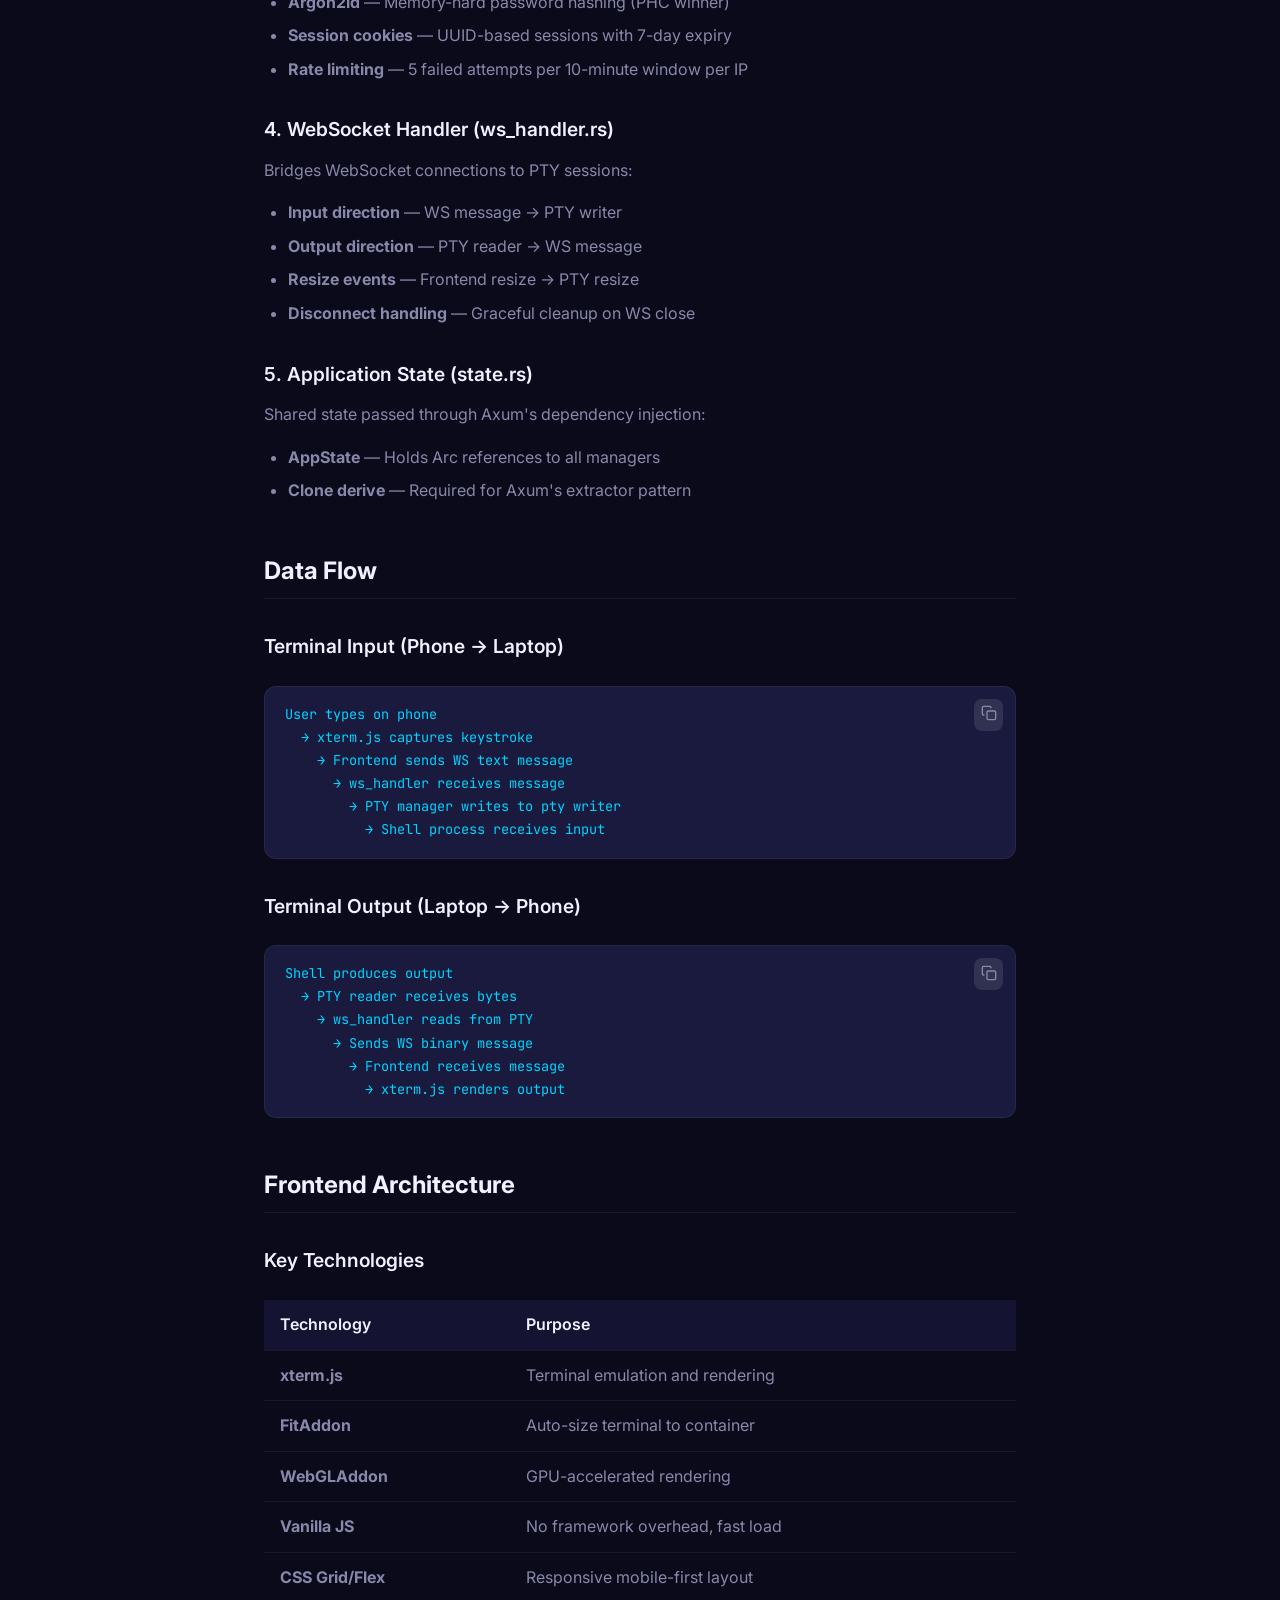
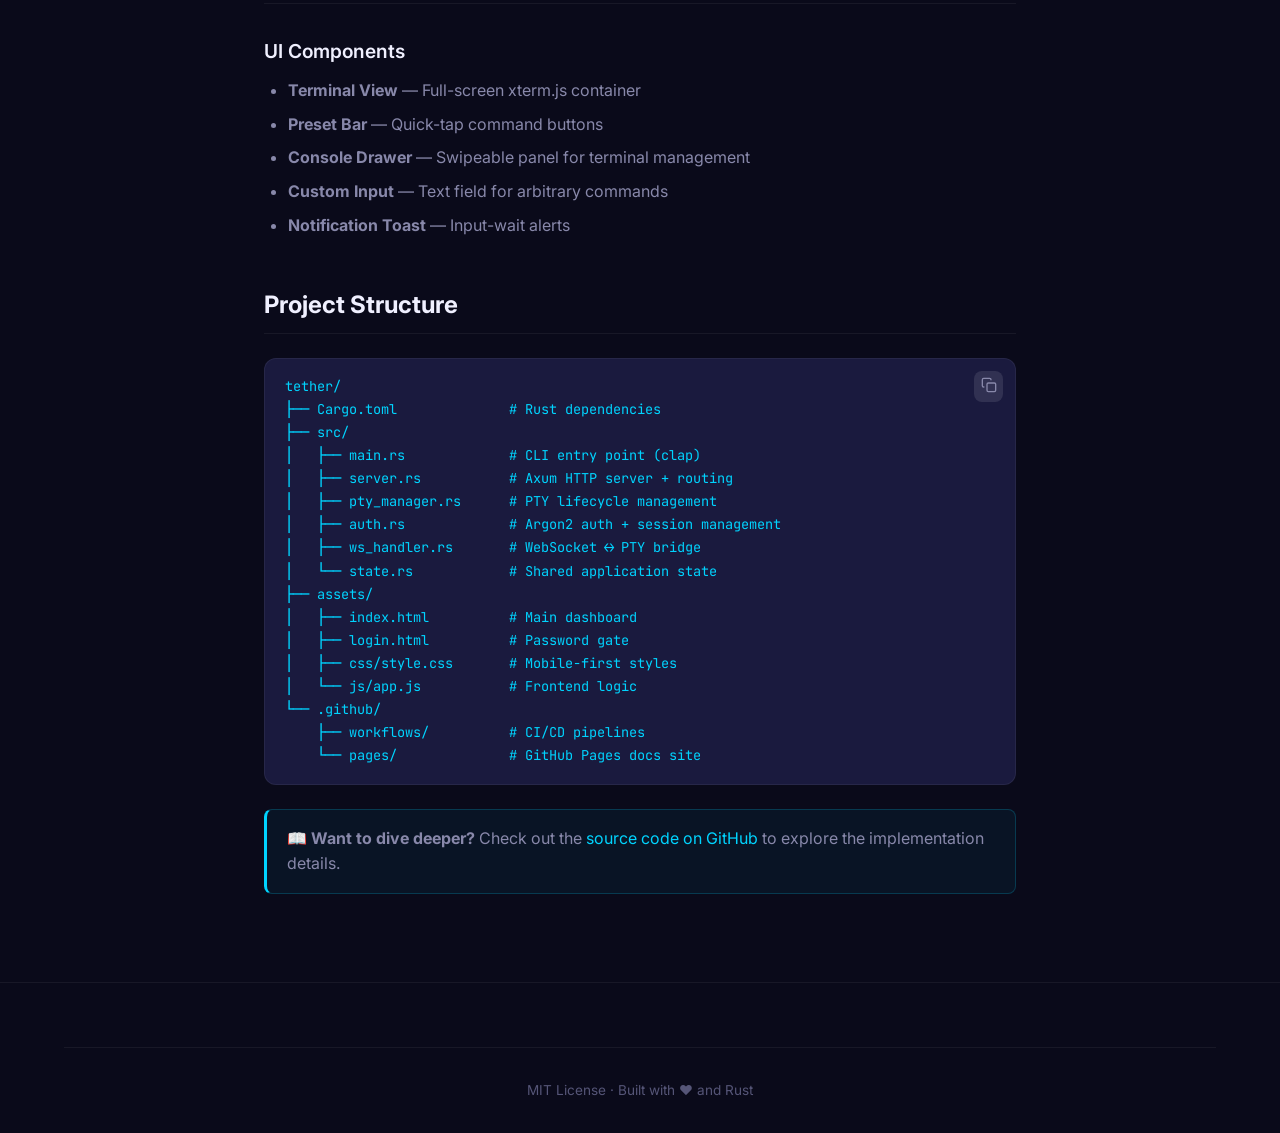
<file: .github/pages/docs/architecture.html>
<!DOCTYPE html>
<html lang="en">
<head>
    <meta charset="UTF-8">
    <meta name="viewport" content="width=device-width, initial-scale=1.0">
    <title>Architecture — Tether Docs</title>
    <meta name="description" content="Deep dive into Tether's architecture, components, and data flow.">
    <link rel="preconnect" href="https://fonts.googleapis.com">
    <link rel="preconnect" href="https://fonts.gstatic.com" crossorigin>
    <link href="https://fonts.googleapis.com/css2?family=Inter:wght@300;400;500;600;700;800;900&family=JetBrains+Mono:wght@400;500;600&display=swap" rel="stylesheet">
    <link rel="stylesheet" href="../css/docs.css">
</head>
<body>
    <nav class="navbar">
        <div class="nav-container">
            <a href="../index.html" class="nav-logo">
                <span class="logo-icon">🪢</span>
                <span class="logo-text">Tether</span>
            </a>
            <button class="nav-toggle" aria-label="Toggle menu">
                <span></span><span></span><span></span>
            </button>
            <ul class="nav-links">
                <li><a href="../index.html">Home</a></li>
                <li><a href="../getting-started.html">Getting Started</a></li>
                <li><a href="architecture.html" class="active">Architecture</a></li>
                <li><a href="security.html">Security</a></li>
                <li><a href="faq.html">FAQ</a></li>
                <li><a href="https://github.com/ssnelavala-masstcs/tether" class="nav-cta" target="_blank">GitHub</a></li>
            </ul>
        </div>
    </nav>

    <main class="doc-page">
        <h1>Architecture</h1>
        <p class="lead">Tether is built on Rust with a modular architecture. Each component is designed to be independently testable while working seamlessly together.</p>

        <h2>System Overview</h2>
        <div class="code-block">
            <code>┌─────────────────────────────────────────────────────────┐
│                      Your Laptop                         │
│                                                          │
│  ┌──────────────┐    ┌──────────────┐    ┌────────────┐ │
│  │   Axum HTTP  │◄──►│   PTY Mgr    │◄──►│  bash/sh   │ │
│  │   + WS Srv   │    │ (portable-pty)│    │  sessions  │ │
│  └──────┬───────┘    └──────────────┘    └────────────┘ │
│         │                                                 │
│         │ WebSocket (real-time I/O)                       │
│         ▼                                                 │
│  ┌──────────────┐                                        │
│  │   Auth Mgr   │  Argon2id + Session Cookies            │
│  │   (argon2)   │  Rate limiting: 5 attempts / 10 min    │
│  └──────────────┘                                        │
└─────────────────────────┬───────────────────────────────┘
                          │ LAN (WiFi)
                          ▼
┌─────────────────────────────────────────────────────────┐
│              Mobile Web Browser (xterm.js)               │
└─────────────────────────────────────────────────────────┘</code>
            <button class="copy-btn" onclick="copyCode(this)">
                <svg width="16" height="16" viewBox="0 0 24 24" fill="none" stroke="currentColor" stroke-width="2"><rect x="9" y="9" width="13" height="13" rx="2"/><path d="M5 15H4a2 2 0 01-2-2V4a2 2 0 012-2h9a2 2 0 012 2v1"/></svg>
            </button>
        </div>

        <h2>Core Components</h2>

        <h3>1. HTTP/WS Server (server.rs)</h3>
        <p>Built on <strong>Axum</strong>, the server handles:</p>
        <ul>
            <li><strong>Static assets</strong> — Frontend files embedded via <code class="inline">rust-embed</code></li>
            <li><strong>REST API</strong> — Terminal CRUD operations, auth endpoints</li>
            <li><strong>WebSocket upgrade</strong> — Real-time terminal I/O streaming</li>
            <li><strong>QR code generation</strong> — LAN access URL as scannable QR</li>
        </ul>

        <h3>2. PTY Manager (pty_manager.rs)</h3>
        <p>Uses <strong>portable-pty</strong> to manage pseudo-terminal sessions:</p>
        <ul>
            <li><strong>Spawn</strong> — Creates new PTY with shell process</li>
            <li><strong>Resize</strong> — Adjusts terminal dimensions on window resize</li>
            <li><strong>Write</strong> — Sends input to the shell</li>
            <li><strong>Read</strong> — Reads output from the shell</li>
            <li><strong>Kill</strong> — Gracefully terminates sessions</li>
        </ul>

        <h3>3. Auth Manager (auth.rs)</h3>
        <p>Implements secure authentication with:</p>
        <ul>
            <li><strong>Argon2id</strong> — Memory-hard password hashing (PHC winner)</li>
            <li><strong>Session cookies</strong> — UUID-based sessions with 7-day expiry</li>
            <li><strong>Rate limiting</strong> — 5 failed attempts per 10-minute window per IP</li>
        </ul>

        <h3>4. WebSocket Handler (ws_handler.rs)</h3>
        <p>Bridges WebSocket connections to PTY sessions:</p>
        <ul>
            <li><strong>Input direction</strong> — WS message → PTY writer</li>
            <li><strong>Output direction</strong> — PTY reader → WS message</li>
            <li><strong>Resize events</strong> — Frontend resize → PTY resize</li>
            <li><strong>Disconnect handling</strong> — Graceful cleanup on WS close</li>
        </ul>

        <h3>5. Application State (state.rs)</h3>
        <p>Shared state passed through Axum's dependency injection:</p>
        <ul>
            <li><strong>AppState</strong> — Holds Arc references to all managers</li>
            <li><strong>Clone derive</strong> — Required for Axum's extractor pattern</li>
        </ul>

        <h2>Data Flow</h2>

        <h3>Terminal Input (Phone → Laptop)</h3>
        <div class="code-block">
            <code>User types on phone
  → xterm.js captures keystroke
    → Frontend sends WS text message
      → ws_handler receives message
        → PTY manager writes to pty writer
          → Shell process receives input</code>
            <button class="copy-btn" onclick="copyCode(this)">
                <svg width="16" height="16" viewBox="0 0 24 24" fill="none" stroke="currentColor" stroke-width="2"><rect x="9" y="9" width="13" height="13" rx="2"/><path d="M5 15H4a2 2 0 01-2-2V4a2 2 0 012-2h9a2 2 0 012 2v1"/></svg>
            </button>
        </div>

        <h3>Terminal Output (Laptop → Phone)</h3>
        <div class="code-block">
            <code>Shell produces output
  → PTY reader receives bytes
    → ws_handler reads from PTY
      → Sends WS binary message
        → Frontend receives message
          → xterm.js renders output</code>
            <button class="copy-btn" onclick="copyCode(this)">
                <svg width="16" height="16" viewBox="0 0 24 24" fill="none" stroke="currentColor" stroke-width="2"><rect x="9" y="9" width="13" height="13" rx="2"/><path d="M5 15H4a2 2 0 01-2-2V4a2 2 0 012-2h9a2 2 0 012 2v1"/></svg>
            </button>
        </div>

        <h2>Frontend Architecture</h2>

        <h3>Key Technologies</h3>
        <table>
            <thead>
                <tr><th>Technology</th><th>Purpose</th></tr>
            </thead>
            <tbody>
                <tr><td><strong>xterm.js</strong></td><td>Terminal emulation and rendering</td></tr>
                <tr><td><strong>FitAddon</strong></td><td>Auto-size terminal to container</td></tr>
                <tr><td><strong>WebGLAddon</strong></td><td>GPU-accelerated rendering</td></tr>
                <tr><td><strong>Vanilla JS</strong></td><td>No framework overhead, fast load</td></tr>
                <tr><td><strong>CSS Grid/Flex</strong></td><td>Responsive mobile-first layout</td></tr>
            </tbody>
        </table>

        <h3>UI Components</h3>
        <ul>
            <li><strong>Terminal View</strong> — Full-screen xterm.js container</li>
            <li><strong>Preset Bar</strong> — Quick-tap command buttons</li>
            <li><strong>Console Drawer</strong> — Swipeable panel for terminal management</li>
            <li><strong>Custom Input</strong> — Text field for arbitrary commands</li>
            <li><strong>Notification Toast</strong> — Input-wait alerts</li>
        </ul>

        <h2>Project Structure</h2>
        <div class="code-block">
            <code>tether/
├── Cargo.toml              # Rust dependencies
├── src/
│   ├── main.rs             # CLI entry point (clap)
│   ├── server.rs           # Axum HTTP server + routing
│   ├── pty_manager.rs      # PTY lifecycle management
│   ├── auth.rs             # Argon2 auth + session management
│   ├── ws_handler.rs       # WebSocket ↔ PTY bridge
│   └── state.rs            # Shared application state
├── assets/
│   ├── index.html          # Main dashboard
│   ├── login.html          # Password gate
│   ├── css/style.css       # Mobile-first styles
│   └── js/app.js           # Frontend logic
└── .github/
    ├── workflows/          # CI/CD pipelines
    └── pages/              # GitHub Pages docs site</code>
            <button class="copy-btn" onclick="copyCode(this)">
                <svg width="16" height="16" viewBox="0 0 24 24" fill="none" stroke="currentColor" stroke-width="2"><rect x="9" y="9" width="13" height="13" rx="2"/><path d="M5 15H4a2 2 0 01-2-2V4a2 2 0 012-2h9a2 2 0 012 2v1"/></svg>
            </button>
        </div>

        <div class="callout">
            <strong>📖 Want to dive deeper?</strong> Check out the <a href="https://github.com/ssnelavala-masstcs/tether" target="_blank">source code on GitHub</a> to explore the implementation details.
        </div>
    </main>

    <footer class="footer">
        <div class="container">
            <div class="footer-bottom">
                <p>MIT License · Built with ❤️ and Rust</p>
            </div>
        </div>
    </footer>

    <script src="../js/docs.js"></script>
</body>
</html>
</file>
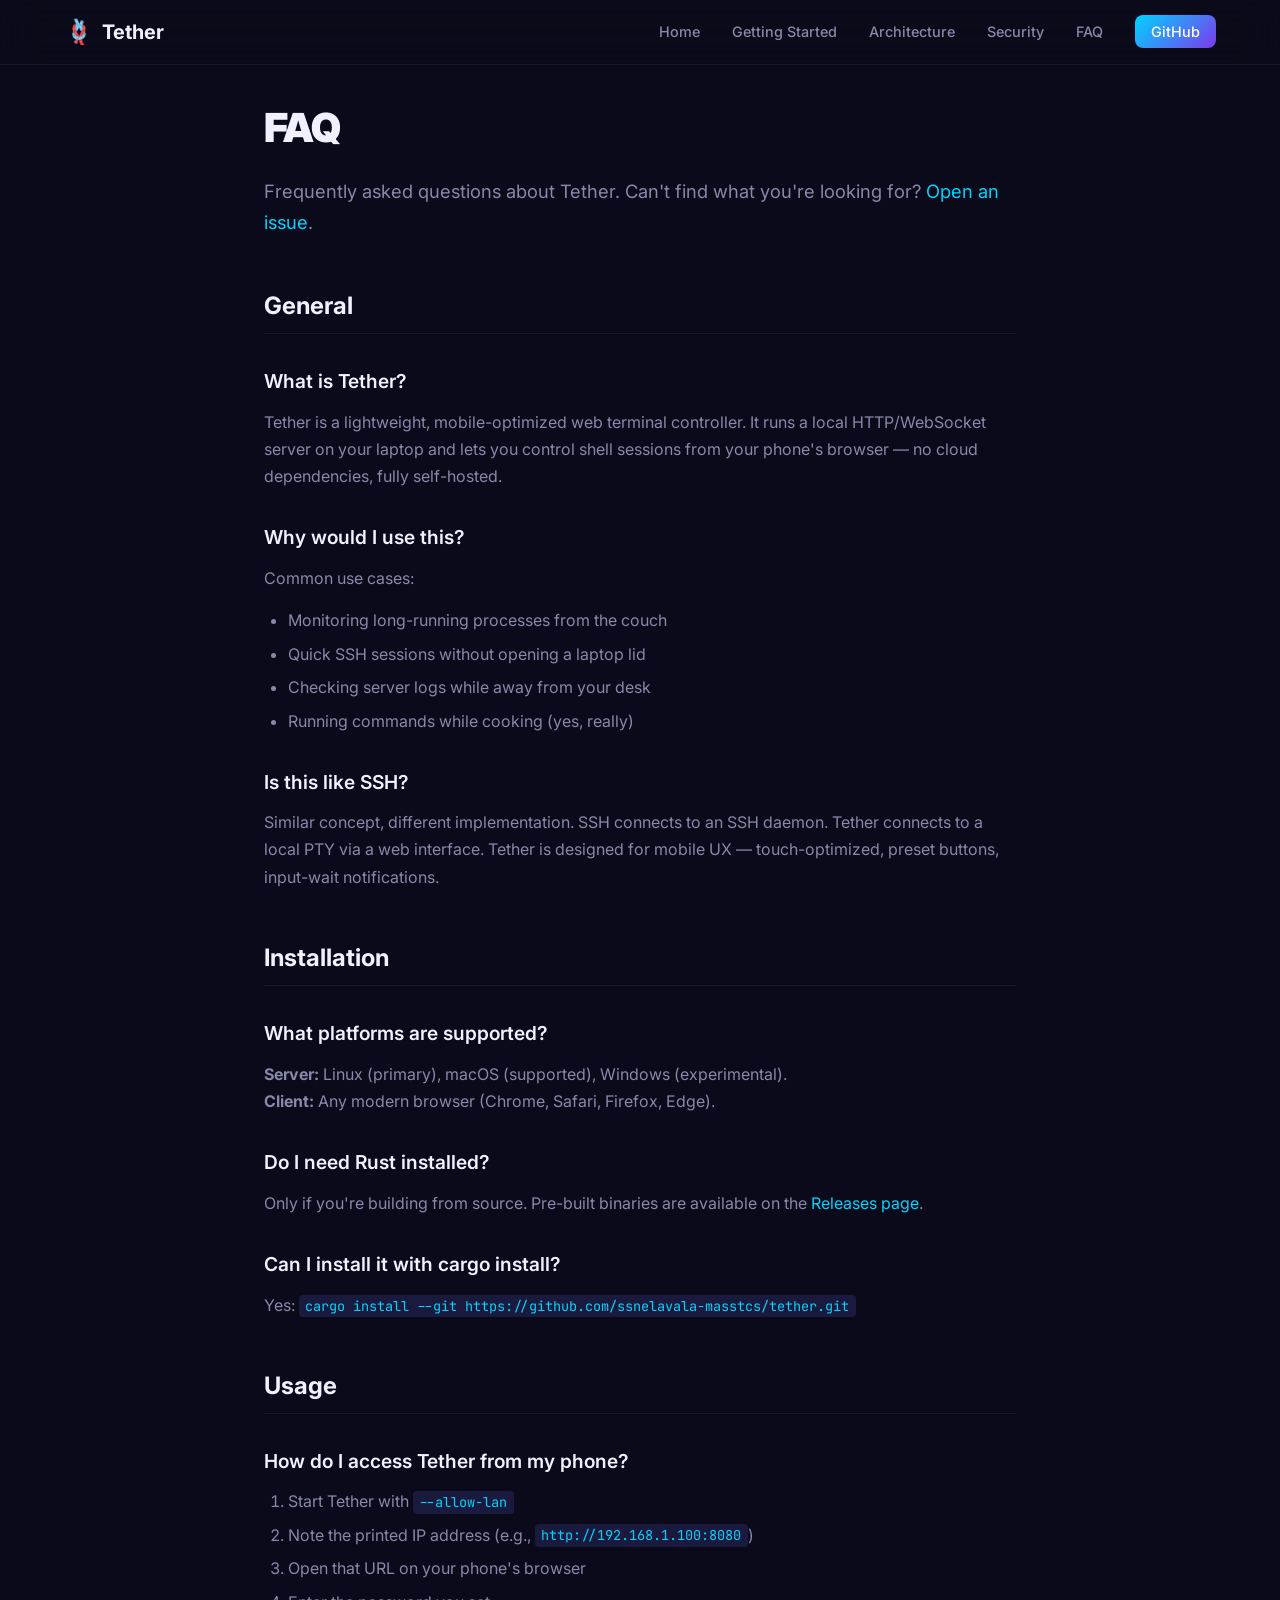
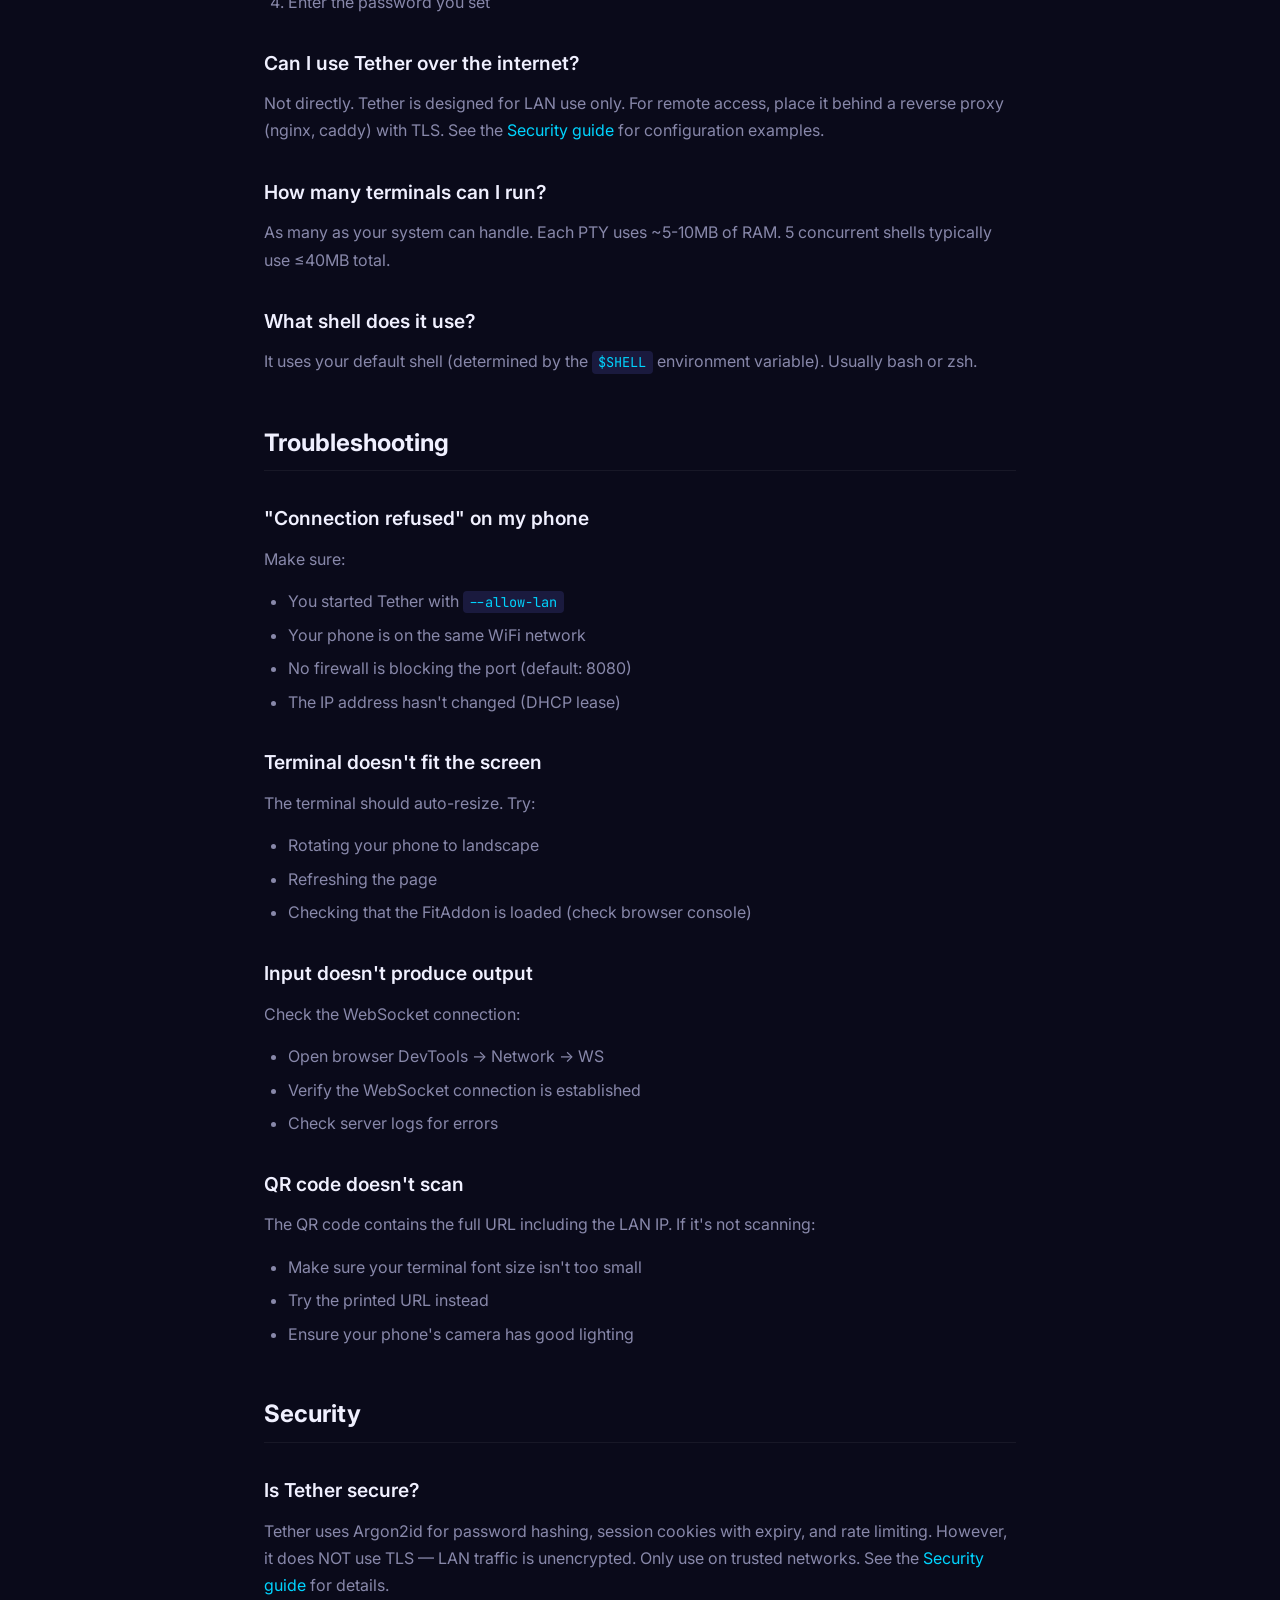
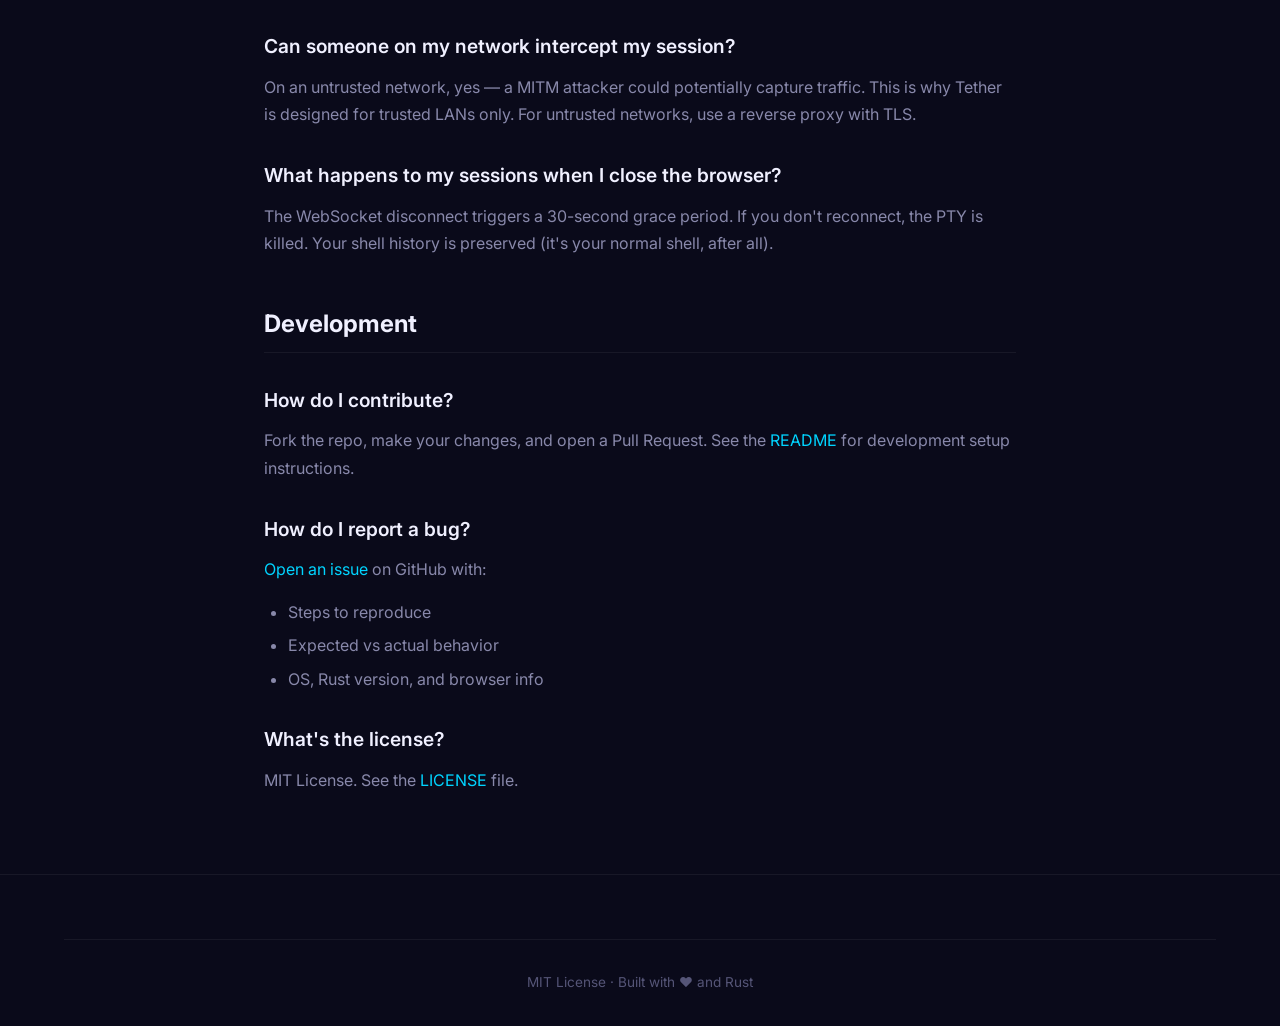
<file: .github/pages/docs/faq.html>
<!DOCTYPE html>
<html lang="en">
<head>
    <meta charset="UTF-8">
    <meta name="viewport" content="width=device-width, initial-scale=1.0">
    <title>FAQ — Tether Docs</title>
    <meta name="description" content="Frequently asked questions about Tether, the mobile web terminal controller.">
    <link rel="preconnect" href="https://fonts.googleapis.com">
    <link rel="preconnect" href="https://fonts.gstatic.com" crossorigin>
    <link href="https://fonts.googleapis.com/css2?family=Inter:wght@300;400;500;600;700;800;900&family=JetBrains+Mono:wght@400;500;600&display=swap" rel="stylesheet">
    <link rel="stylesheet" href="../css/docs.css">
</head>
<body>
    <nav class="navbar">
        <div class="nav-container">
            <a href="../index.html" class="nav-logo">
                <span class="logo-icon">🪢</span>
                <span class="logo-text">Tether</span>
            </a>
            <button class="nav-toggle" aria-label="Toggle menu">
                <span></span><span></span><span></span>
            </button>
            <ul class="nav-links">
                <li><a href="../index.html">Home</a></li>
                <li><a href="../getting-started.html">Getting Started</a></li>
                <li><a href="architecture.html">Architecture</a></li>
                <li><a href="security.html">Security</a></li>
                <li><a href="faq.html" class="active">FAQ</a></li>
                <li><a href="https://github.com/ssnelavala-masstcs/tether" class="nav-cta" target="_blank">GitHub</a></li>
            </ul>
        </div>
    </nav>

    <main class="doc-page">
        <h1>FAQ</h1>
        <p class="lead">Frequently asked questions about Tether. Can't find what you're looking for? <a href="https://github.com/ssnelavala-masstcs/tether/issues" target="_blank">Open an issue</a>.</p>

        <h2>General</h2>

        <h3>What is Tether?</h3>
        <p>Tether is a lightweight, mobile-optimized web terminal controller. It runs a local HTTP/WebSocket server on your laptop and lets you control shell sessions from your phone's browser — no cloud dependencies, fully self-hosted.</p>

        <h3>Why would I use this?</h3>
        <p>Common use cases:</p>
        <ul>
            <li>Monitoring long-running processes from the couch</li>
            <li>Quick SSH sessions without opening a laptop lid</li>
            <li>Checking server logs while away from your desk</li>
            <li>Running commands while cooking (yes, really)</li>
        </ul>

        <h3>Is this like SSH?</h3>
        <p>Similar concept, different implementation. SSH connects to an SSH daemon. Tether connects to a local PTY via a web interface. Tether is designed for mobile UX — touch-optimized, preset buttons, input-wait notifications.</p>

        <h2>Installation</h2>

        <h3>What platforms are supported?</h3>
        <p><strong>Server:</strong> Linux (primary), macOS (supported), Windows (experimental).<br>
        <strong>Client:</strong> Any modern browser (Chrome, Safari, Firefox, Edge).</p>

        <h3>Do I need Rust installed?</h3>
        <p>Only if you're building from source. Pre-built binaries are available on the <a href="https://github.com/ssnelavala-masstcs/tether/releases" target="_blank">Releases page</a>.</p>

        <h3>Can I install it with cargo install?</h3>
        <p>Yes: <code class="inline">cargo install --git https://github.com/ssnelavala-masstcs/tether.git</code></p>

        <h2>Usage</h2>

        <h3>How do I access Tether from my phone?</h3>
        <ol>
            <li>Start Tether with <code class="inline">--allow-lan</code></li>
            <li>Note the printed IP address (e.g., <code class="inline">http://192.168.1.100:8080</code>)</li>
            <li>Open that URL on your phone's browser</li>
            <li>Enter the password you set</li>
        </ol>

        <h3>Can I use Tether over the internet?</h3>
        <p>Not directly. Tether is designed for LAN use only. For remote access, place it behind a reverse proxy (nginx, caddy) with TLS. See the <a href="security.html">Security guide</a> for configuration examples.</p>

        <h3>How many terminals can I run?</h3>
        <p>As many as your system can handle. Each PTY uses ~5-10MB of RAM. 5 concurrent shells typically use ≤40MB total.</p>

        <h3>What shell does it use?</h3>
        <p>It uses your default shell (determined by the <code class="inline">$SHELL</code> environment variable). Usually bash or zsh.</p>

        <h2>Troubleshooting</h2>

        <h3>"Connection refused" on my phone</h3>
        <p>Make sure:</p>
        <ul>
            <li>You started Tether with <code class="inline">--allow-lan</code></li>
            <li>Your phone is on the same WiFi network</li>
            <li>No firewall is blocking the port (default: 8080)</li>
            <li>The IP address hasn't changed (DHCP lease)</li>
        </ul>

        <h3>Terminal doesn't fit the screen</h3>
        <p>The terminal should auto-resize. Try:</p>
        <ul>
            <li>Rotating your phone to landscape</li>
            <li>Refreshing the page</li>
            <li>Checking that the FitAddon is loaded (check browser console)</li>
        </ul>

        <h3>Input doesn't produce output</h3>
        <p>Check the WebSocket connection:</p>
        <ul>
            <li>Open browser DevTools → Network → WS</li>
            <li>Verify the WebSocket connection is established</li>
            <li>Check server logs for errors</li>
        </ul>

        <h3>QR code doesn't scan</h3>
        <p>The QR code contains the full URL including the LAN IP. If it's not scanning:</p>
        <ul>
            <li>Make sure your terminal font size isn't too small</li>
            <li>Try the printed URL instead</li>
            <li>Ensure your phone's camera has good lighting</li>
        </ul>

        <h2>Security</h2>

        <h3>Is Tether secure?</h3>
        <p>Tether uses Argon2id for password hashing, session cookies with expiry, and rate limiting. However, it does NOT use TLS — LAN traffic is unencrypted. Only use on trusted networks. See the <a href="security.html">Security guide</a> for details.</p>

        <h3>Can someone on my network intercept my session?</h3>
        <p>On an untrusted network, yes — a MITM attacker could potentially capture traffic. This is why Tether is designed for trusted LANs only. For untrusted networks, use a reverse proxy with TLS.</p>

        <h3>What happens to my sessions when I close the browser?</h3>
        <p>The WebSocket disconnect triggers a 30-second grace period. If you don't reconnect, the PTY is killed. Your shell history is preserved (it's your normal shell, after all).</p>

        <h2>Development</h2>

        <h3>How do I contribute?</h3>
        <p>Fork the repo, make your changes, and open a Pull Request. See the <a href="https://github.com/ssnelavala-masstcs/tether/blob/main/README.md" target="_blank">README</a> for development setup instructions.</p>

        <h3>How do I report a bug?</h3>
        <p><a href="https://github.com/ssnelavala-masstcs/tether/issues" target="_blank">Open an issue</a> on GitHub with:</p>
        <ul>
            <li>Steps to reproduce</li>
            <li>Expected vs actual behavior</li>
            <li>OS, Rust version, and browser info</li>
        </ul>

        <h3>What's the license?</h3>
        <p>MIT License. See the <a href="https://github.com/ssnelavala-masstcs/tether/blob/main/LICENSE" target="_blank">LICENSE</a> file.</p>
    </main>

    <footer class="footer">
        <div class="container">
            <div class="footer-bottom">
                <p>MIT License · Built with ❤️ and Rust</p>
            </div>
        </div>
    </footer>

    <script src="../js/docs.js"></script>
</body>
</html>
</file>
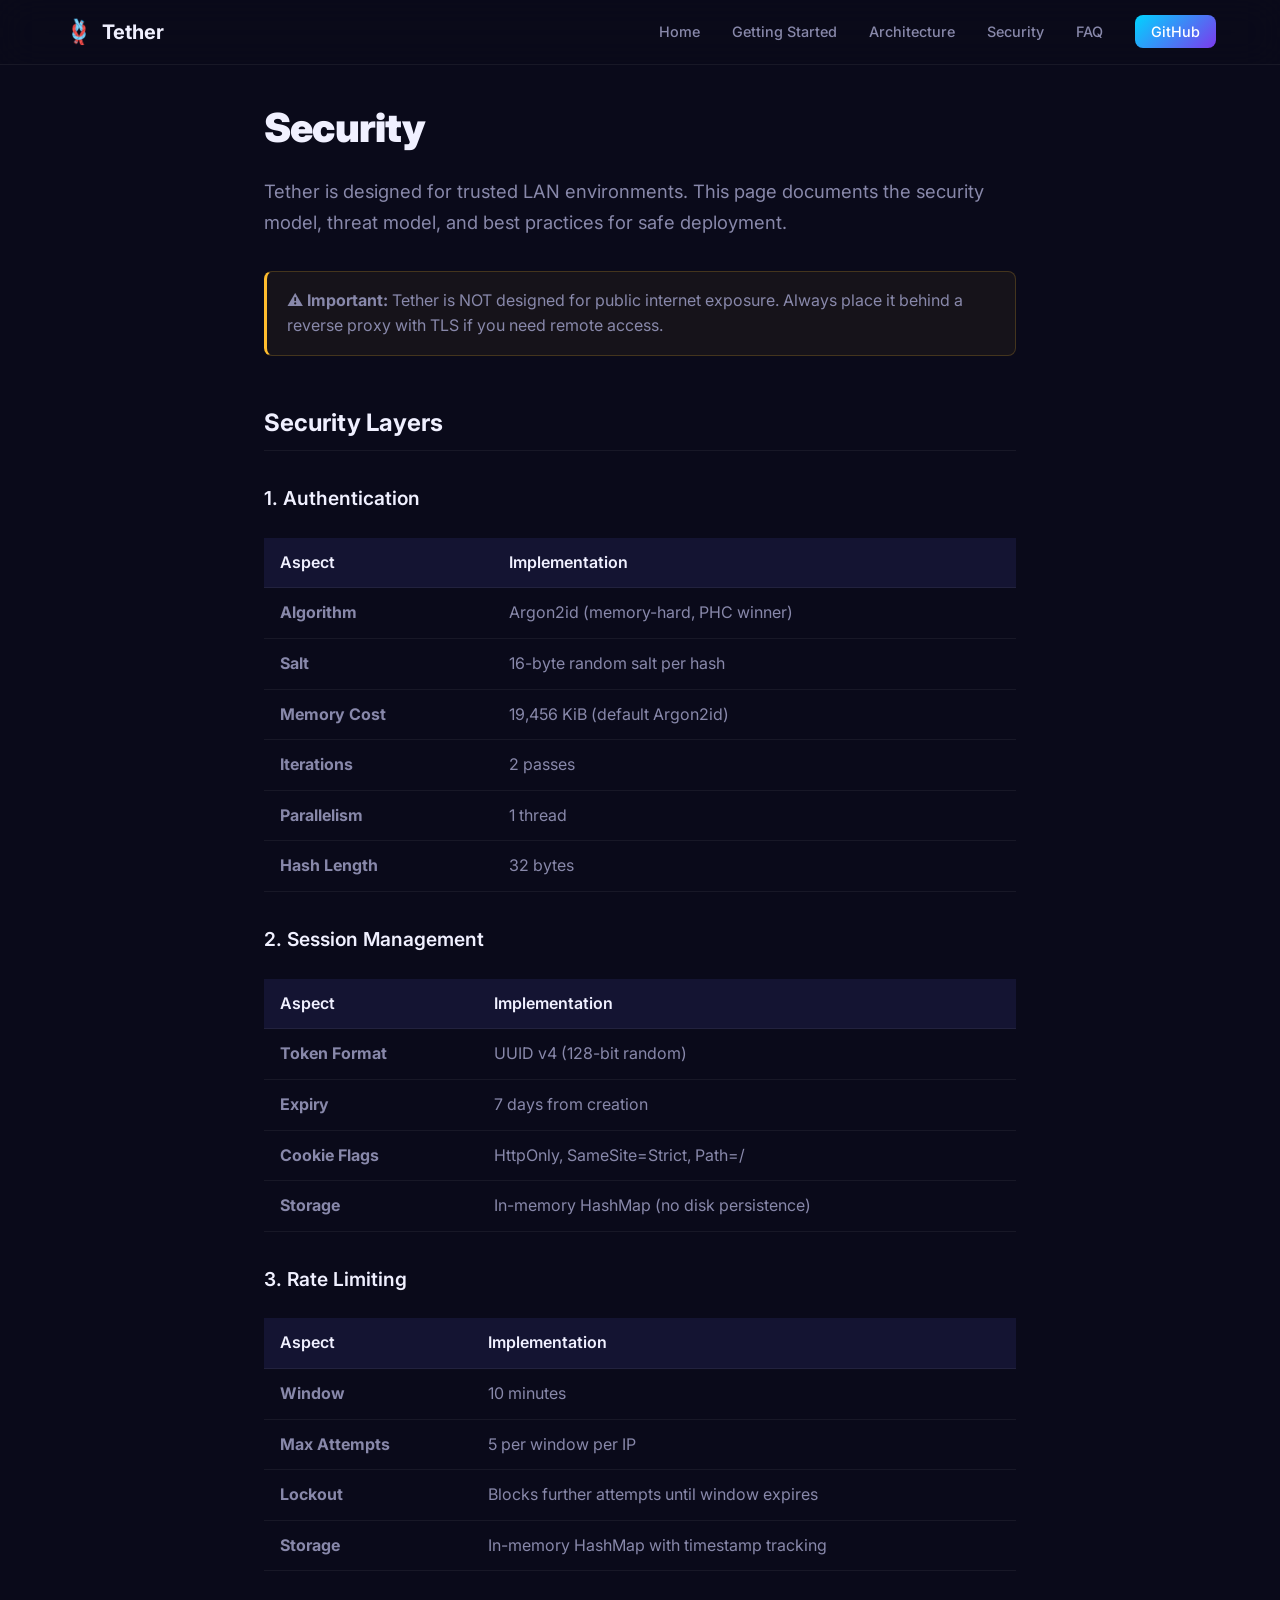
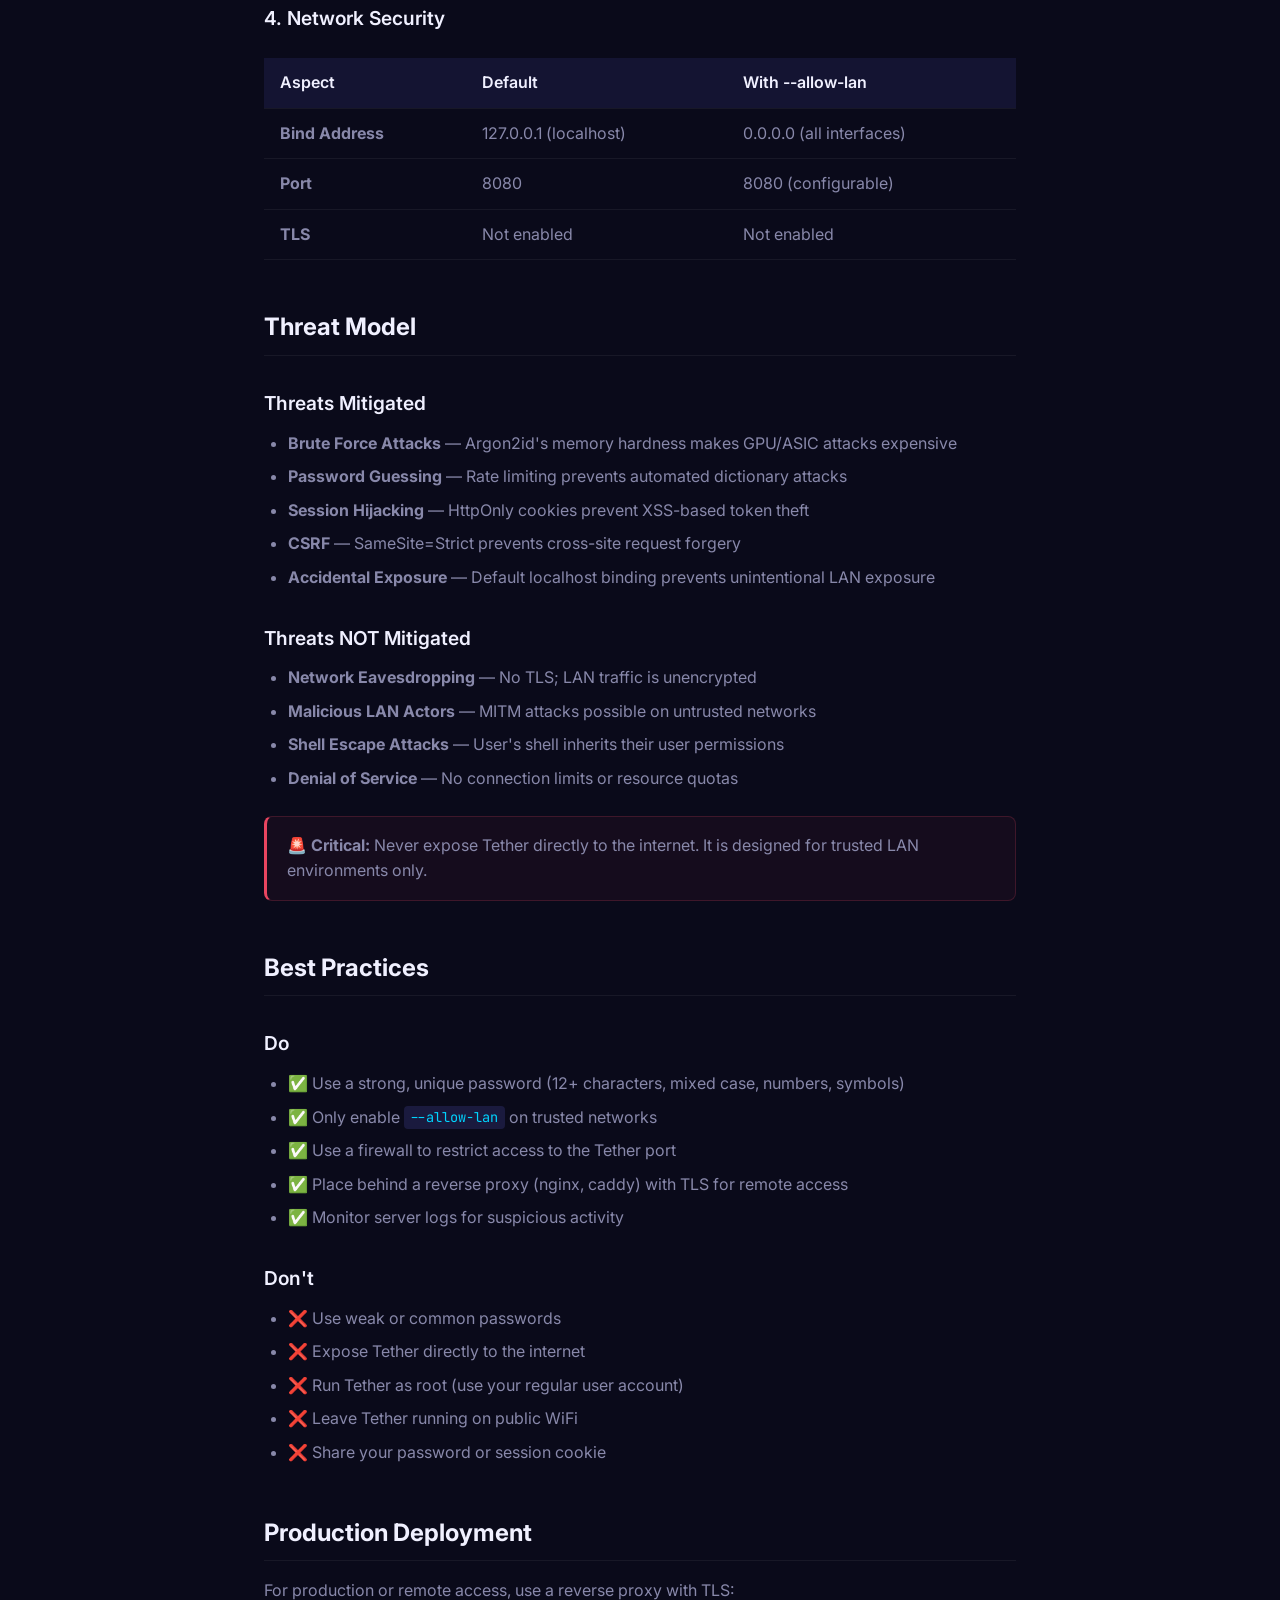
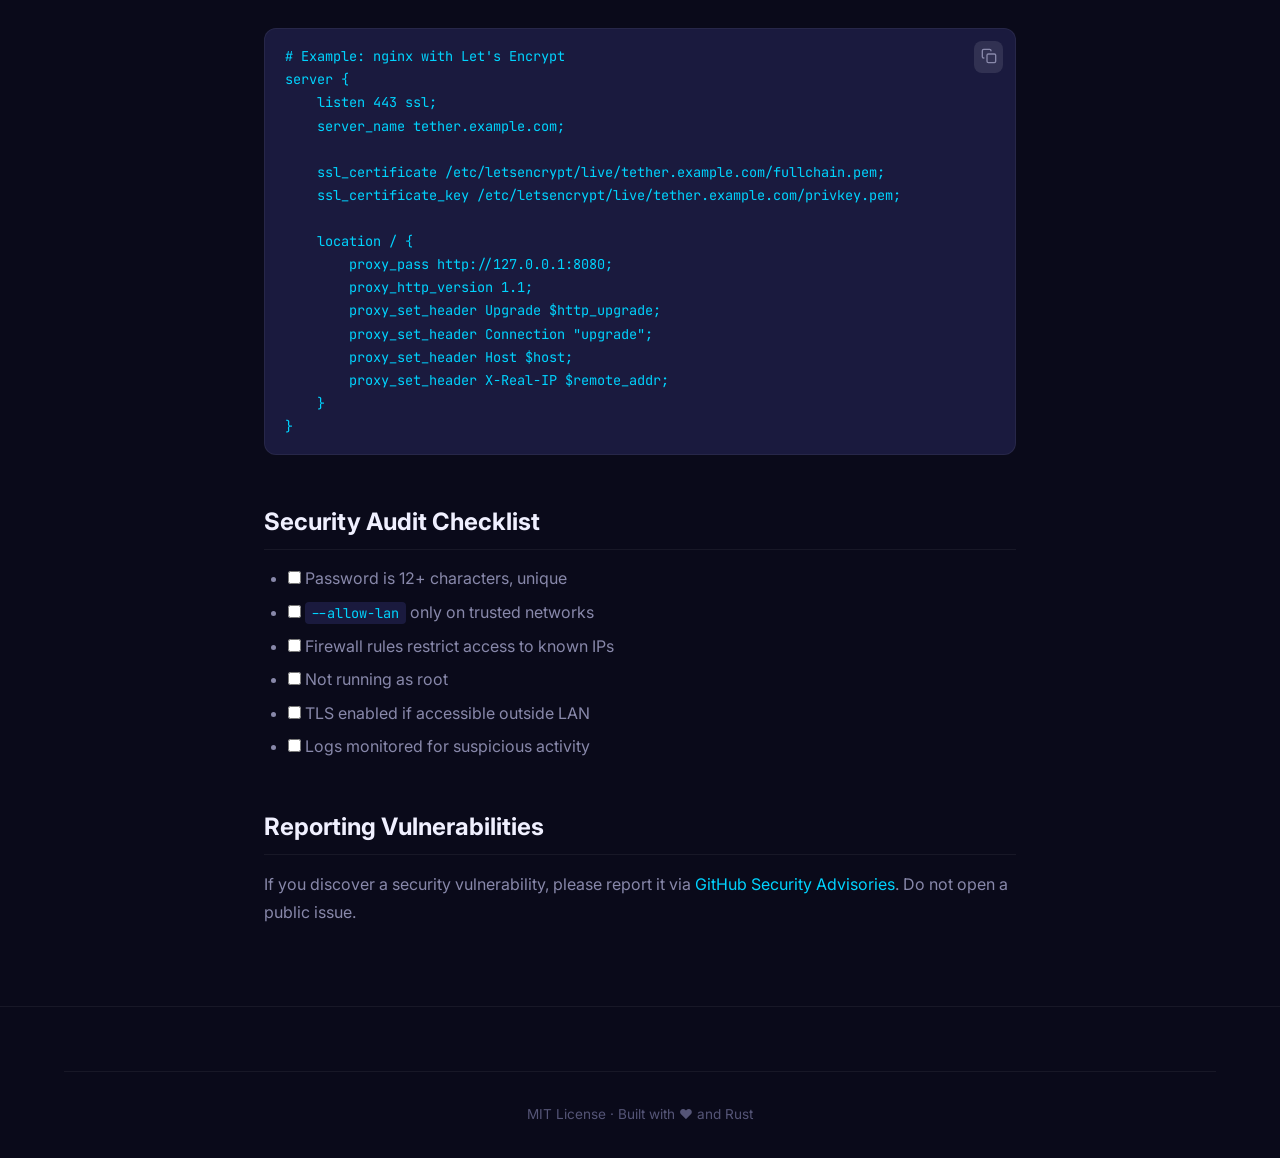
<file: .github/pages/docs/security.html>
<!DOCTYPE html>
<html lang="en">
<head>
    <meta charset="UTF-8">
    <meta name="viewport" content="width=device-width, initial-scale=1.0">
    <title>Security — Tether Docs</title>
    <meta name="description" content="Understand Tether's security model, threat model, and best practices.">
    <link rel="preconnect" href="https://fonts.googleapis.com">
    <link rel="preconnect" href="https://fonts.gstatic.com" crossorigin>
    <link href="https://fonts.googleapis.com/css2?family=Inter:wght@300;400;500;600;700;800;900&family=JetBrains+Mono:wght@400;500;600&display=swap" rel="stylesheet">
    <link rel="stylesheet" href="../css/docs.css">
</head>
<body>
    <nav class="navbar">
        <div class="nav-container">
            <a href="../index.html" class="nav-logo">
                <span class="logo-icon">🪢</span>
                <span class="logo-text">Tether</span>
            </a>
            <button class="nav-toggle" aria-label="Toggle menu">
                <span></span><span></span><span></span>
            </button>
            <ul class="nav-links">
                <li><a href="../index.html">Home</a></li>
                <li><a href="../getting-started.html">Getting Started</a></li>
                <li><a href="architecture.html">Architecture</a></li>
                <li><a href="security.html" class="active">Security</a></li>
                <li><a href="faq.html">FAQ</a></li>
                <li><a href="https://github.com/ssnelavala-masstcs/tether" class="nav-cta" target="_blank">GitHub</a></li>
            </ul>
        </div>
    </nav>

    <main class="doc-page">
        <h1>Security</h1>
        <p class="lead">Tether is designed for trusted LAN environments. This page documents the security model, threat model, and best practices for safe deployment.</p>

        <div class="callout warning">
            <strong>⚠️ Important:</strong> Tether is NOT designed for public internet exposure. Always place it behind a reverse proxy with TLS if you need remote access.
        </div>

        <h2>Security Layers</h2>

        <h3>1. Authentication</h3>
        <table>
            <thead>
                <tr><th>Aspect</th><th>Implementation</th></tr>
            </thead>
            <tbody>
                <tr><td><strong>Algorithm</strong></td><td>Argon2id (memory-hard, PHC winner)</td></tr>
                <tr><td><strong>Salt</strong></td><td>16-byte random salt per hash</td></tr>
                <tr><td><strong>Memory Cost</strong></td><td>19,456 KiB (default Argon2id)</td></tr>
                <tr><td><strong>Iterations</strong></td><td>2 passes</td></tr>
                <tr><td><strong>Parallelism</strong></td><td>1 thread</td></tr>
                <tr><td><strong>Hash Length</strong></td><td>32 bytes</td></tr>
            </tbody>
        </table>

        <h3>2. Session Management</h3>
        <table>
            <thead>
                <tr><th>Aspect</th><th>Implementation</th></tr>
            </thead>
            <tbody>
                <tr><td><strong>Token Format</strong></td><td>UUID v4 (128-bit random)</td></tr>
                <tr><td><strong>Expiry</strong></td><td>7 days from creation</td></tr>
                <tr><td><strong>Cookie Flags</strong></td><td>HttpOnly, SameSite=Strict, Path=/</td></tr>
                <tr><td><strong>Storage</strong></td><td>In-memory HashMap (no disk persistence)</td></tr>
            </tbody>
        </table>

        <h3>3. Rate Limiting</h3>
        <table>
            <thead>
                <tr><th>Aspect</th><th>Implementation</th></tr>
            </thead>
            <tbody>
                <tr><td><strong>Window</strong></td><td>10 minutes</td></tr>
                <tr><td><strong>Max Attempts</strong></td><td>5 per window per IP</td></tr>
                <tr><td><strong>Lockout</strong></td><td>Blocks further attempts until window expires</td></tr>
                <tr><td><strong>Storage</strong></td><td>In-memory HashMap with timestamp tracking</td></tr>
            </tbody>
        </table>

        <h3>4. Network Security</h3>
        <table>
            <thead>
                <tr><th>Aspect</th><th>Default</th><th>With --allow-lan</th></tr>
            </thead>
            <tbody>
                <tr><td><strong>Bind Address</strong></td><td>127.0.0.1 (localhost)</td><td>0.0.0.0 (all interfaces)</td></tr>
                <tr><td><strong>Port</strong></td><td>8080</td><td>8080 (configurable)</td></tr>
                <tr><td><strong>TLS</strong></td><td>Not enabled</td><td>Not enabled</td></tr>
            </tbody>
        </table>

        <h2>Threat Model</h2>

        <h3>Threats Mitigated</h3>
        <ul>
            <li><strong>Brute Force Attacks</strong> — Argon2id's memory hardness makes GPU/ASIC attacks expensive</li>
            <li><strong>Password Guessing</strong> — Rate limiting prevents automated dictionary attacks</li>
            <li><strong>Session Hijacking</strong> — HttpOnly cookies prevent XSS-based token theft</li>
            <li><strong>CSRF</strong> — SameSite=Strict prevents cross-site request forgery</li>
            <li><strong>Accidental Exposure</strong> — Default localhost binding prevents unintentional LAN exposure</li>
        </ul>

        <h3>Threats NOT Mitigated</h3>
        <ul>
            <li><strong>Network Eavesdropping</strong> — No TLS; LAN traffic is unencrypted</li>
            <li><strong>Malicious LAN Actors</strong> — MITM attacks possible on untrusted networks</li>
            <li><strong>Shell Escape Attacks</strong> — User's shell inherits their user permissions</li>
            <li><strong>Denial of Service</strong> — No connection limits or resource quotas</li>
        </ul>

        <div class="callout danger">
            <strong>🚨 Critical:</strong> Never expose Tether directly to the internet. It is designed for trusted LAN environments only.
        </div>

        <h2>Best Practices</h2>

        <h3>Do</h3>
        <ul>
            <li>✅ Use a strong, unique password (12+ characters, mixed case, numbers, symbols)</li>
            <li>✅ Only enable <code class="inline">--allow-lan</code> on trusted networks</li>
            <li>✅ Use a firewall to restrict access to the Tether port</li>
            <li>✅ Place behind a reverse proxy (nginx, caddy) with TLS for remote access</li>
            <li>✅ Monitor server logs for suspicious activity</li>
        </ul>

        <h3>Don't</h3>
        <ul>
            <li>❌ Use weak or common passwords</li>
            <li>❌ Expose Tether directly to the internet</li>
            <li>❌ Run Tether as root (use your regular user account)</li>
            <li>❌ Leave Tether running on public WiFi</li>
            <li>❌ Share your password or session cookie</li>
        </ul>

        <h2>Production Deployment</h2>
        <p>For production or remote access, use a reverse proxy with TLS:</p>

        <div class="code-block">
            <code># Example: nginx with Let's Encrypt
server {
    listen 443 ssl;
    server_name tether.example.com;

    ssl_certificate /etc/letsencrypt/live/tether.example.com/fullchain.pem;
    ssl_certificate_key /etc/letsencrypt/live/tether.example.com/privkey.pem;

    location / {
        proxy_pass http://127.0.0.1:8080;
        proxy_http_version 1.1;
        proxy_set_header Upgrade $http_upgrade;
        proxy_set_header Connection "upgrade";
        proxy_set_header Host $host;
        proxy_set_header X-Real-IP $remote_addr;
    }
}</code>
            <button class="copy-btn" onclick="copyCode(this)">
                <svg width="16" height="16" viewBox="0 0 24 24" fill="none" stroke="currentColor" stroke-width="2"><rect x="9" y="9" width="13" height="13" rx="2"/><path d="M5 15H4a2 2 0 01-2-2V4a2 2 0 012-2h9a2 2 0 012 2v1"/></svg>
            </button>
        </div>

        <h2>Security Audit Checklist</h2>
        <ul>
            <li><input type="checkbox"> Password is 12+ characters, unique</li>
            <li><input type="checkbox"> <code class="inline">--allow-lan</code> only on trusted networks</li>
            <li><input type="checkbox"> Firewall rules restrict access to known IPs</li>
            <li><input type="checkbox"> Not running as root</li>
            <li><input type="checkbox"> TLS enabled if accessible outside LAN</li>
            <li><input type="checkbox"> Logs monitored for suspicious activity</li>
        </ul>

        <h2>Reporting Vulnerabilities</h2>
        <p>If you discover a security vulnerability, please report it via <a href="https://github.com/ssnelavala-masstcs/tether/security/advisories" target="_blank">GitHub Security Advisories</a>. Do not open a public issue.</p>
    </main>

    <footer class="footer">
        <div class="container">
            <div class="footer-bottom">
                <p>MIT License · Built with ❤️ and Rust</p>
            </div>
        </div>
    </footer>

    <script src="../js/docs.js"></script>
</body>
</html>
</file>
<file: .github/pages/css/docs.css>
/* ===== CSS Variables ===== */
:root {
    --bg-primary: #0a0a1a;
    --bg-secondary: #0f0f2a;
    --bg-card: #141432;
    --bg-code: #1a1a3e;
    --border-color: rgba(255, 255, 255, 0.06);
    --text-primary: #f0f0ff;
    --text-secondary: #8888aa;
    --text-muted: #555577;
    --accent-1: #00d4ff;
    --accent-2: #7c3aed;
    --accent-3: #f472b6;
    --gradient-primary: linear-gradient(135deg, #00d4ff 0%, #7c3aed 50%, #f472b6 100%);
    --gradient-text: linear-gradient(135deg, #00d4ff, #7c3aed);
    --gradient-glow: radial-gradient(ellipse at 50% 0%, rgba(0, 212, 255, 0.15) 0%, transparent 60%);
    --font-sans: 'Inter', -apple-system, BlinkMacSystemFont, 'Segoe UI', sans-serif;
    --font-mono: 'JetBrains Mono', 'Fira Code', 'Cascadia Code', monospace;
    --radius-sm: 8px;
    --radius-md: 12px;
    --radius-lg: 16px;
    --radius-xl: 24px;
    --shadow-sm: 0 2px 8px rgba(0, 0, 0, 0.2);
    --shadow-md: 0 4px 16px rgba(0, 0, 0, 0.3);
    --shadow-lg: 0 8px 32px rgba(0, 0, 0, 0.4);
    --shadow-glow: 0 0 40px rgba(0, 212, 255, 0.15);
}

/* ===== Reset ===== */
*, *::before, *::after { margin: 0; padding: 0; box-sizing: border-box; }
html { scroll-behavior: smooth; }
body {
    font-family: var(--font-sans);
    background: var(--bg-primary);
    color: var(--text-primary);
    line-height: 1.6;
    overflow-x: hidden;
    -webkit-font-smoothing: antialiased;
}
a { color: var(--accent-1); text-decoration: none; transition: color 0.2s; }
a:hover { color: var(--accent-2); }
img { max-width: 100%; display: block; }
code { font-family: var(--font-mono); }

/* ===== Container ===== */
.container { max-width: 1200px; margin: 0 auto; padding: 0 1.5rem; }

/* ===== Navbar ===== */
.navbar {
    position: fixed;
    top: 0;
    left: 0;
    right: 0;
    z-index: 1000;
    background: rgba(10, 10, 26, 0.8);
    backdrop-filter: blur(20px);
    border-bottom: 1px solid var(--border-color);
}
.nav-container {
    max-width: 1200px;
    margin: 0 auto;
    padding: 0 1.5rem;
    display: flex;
    align-items: center;
    justify-content: space-between;
    height: 64px;
}
.nav-logo {
    display: flex;
    align-items: center;
    gap: 0.5rem;
    font-weight: 700;
    font-size: 1.25rem;
    color: var(--text-primary);
}
.nav-logo:hover { color: var(--text-primary); }
.logo-icon { font-size: 1.5rem; }
.nav-links {
    display: flex;
    align-items: center;
    gap: 2rem;
    list-style: none;
}
.nav-links a {
    color: var(--text-secondary);
    font-weight: 500;
    font-size: 0.9rem;
    transition: color 0.2s;
}
.nav-links a:hover { color: var(--text-primary); }
.nav-cta {
    background: var(--gradient-text);
    color: white !important;
    padding: 0.5rem 1rem;
    border-radius: var(--radius-sm);
    font-weight: 600;
}
.nav-cta:hover { opacity: 0.9; color: white !important; }
.nav-toggle {
    display: none;
    flex-direction: column;
    gap: 4px;
    background: none;
    border: none;
    cursor: pointer;
    padding: 0.5rem;
}
.nav-toggle span {
    width: 24px;
    height: 2px;
    background: var(--text-primary);
    border-radius: 2px;
    transition: all 0.3s;
}

/* ===== Hero ===== */
.hero {
    position: relative;
    min-height: 100vh;
    display: flex;
    align-items: center;
    padding: 6rem 1.5rem 4rem;
    overflow: hidden;
}
.hero-bg {
    position: absolute;
    inset: 0;
    z-index: 0;
}
.gradient-orb {
    position: absolute;
    border-radius: 50%;
    filter: blur(80px);
    opacity: 0.4;
}
.orb-1 { width: 500px; height: 500px; background: var(--accent-1); top: -10%; right: -10%; }
.orb-2 { width: 400px; height: 400px; background: var(--accent-2); bottom: -10%; left: -10%; }
.orb-3 { width: 300px; height: 300px; background: var(--accent-3); top: 40%; left: 50%; }
.grid-overlay {
    position: absolute;
    inset: 0;
    background-image: 
        linear-gradient(rgba(255,255,255,0.02) 1px, transparent 1px),
        linear-gradient(90deg, rgba(255,255,255,0.02) 1px, transparent 1px);
    background-size: 60px 60px;
}
.hero-content {
    position: relative;
    z-index: 1;
    max-width: 640px;
}
.hero-badge {
    display: inline-flex;
    align-items: center;
    gap: 0.5rem;
    background: rgba(0, 212, 255, 0.1);
    border: 1px solid rgba(0, 212, 255, 0.2);
    padding: 0.4rem 1rem;
    border-radius: 100px;
    font-size: 0.85rem;
    color: var(--accent-1);
    margin-bottom: 1.5rem;
}
.badge-dot {
    width: 8px;
    height: 8px;
    background: var(--accent-1);
    border-radius: 50%;
    animation: pulse 2s infinite;
}
@keyframes pulse {
    0%, 100% { opacity: 1; }
    50% { opacity: 0.4; }
}
.hero-title {
    font-size: clamp(2.5rem, 6vw, 4.5rem);
    font-weight: 900;
    line-height: 1.1;
    margin-bottom: 1.5rem;
    letter-spacing: -0.02em;
}
.gradient-text {
    background: var(--gradient-text);
    -webkit-background-clip: text;
    -webkit-text-fill-color: transparent;
    background-clip: text;
}
.hero-subtitle {
    font-size: 1.15rem;
    color: var(--text-secondary);
    line-height: 1.7;
    margin-bottom: 2rem;
    max-width: 540px;
}
.hero-actions {
    display: flex;
    gap: 1rem;
    flex-wrap: wrap;
    margin-bottom: 3rem;
}
.btn {
    display: inline-flex;
    align-items: center;
    gap: 0.5rem;
    padding: 0.75rem 1.5rem;
    border-radius: var(--radius-md);
    font-weight: 600;
    font-size: 0.95rem;
    transition: all 0.2s;
    border: none;
    cursor: pointer;
}
.btn-primary {
    background: var(--gradient-text);
    color: white;
}
.btn-primary:hover { transform: translateY(-2px); box-shadow: var(--shadow-glow); color: white; }
.btn-secondary {
    background: rgba(255, 255, 255, 0.05);
    color: var(--text-primary);
    border: 1px solid var(--border-color);
}
.btn-secondary:hover { background: rgba(255, 255, 255, 0.1); color: var(--text-primary); }
.btn-lg { padding: 1rem 2rem; font-size: 1.05rem; }
.hero-stats {
    display: flex;
    gap: 2.5rem;
    flex-wrap: wrap;
}
.stat { display: flex; flex-direction: column; }
.stat-value {
    font-size: 1.5rem;
    font-weight: 800;
    background: var(--gradient-text);
    -webkit-background-clip: text;
    -webkit-text-fill-color: transparent;
    background-clip: text;
}
.stat-label { font-size: 0.8rem; color: var(--text-muted); margin-top: 0.25rem; }

/* ===== Phone Mockup ===== */
.hero-visual {
    position: absolute;
    right: 5%;
    top: 50%;
    transform: translateY(-50%);
    z-index: 1;
}
.phone-mockup {
    width: 280px;
    background: #1a1a2e;
    border-radius: 32px;
    padding: 12px;
    box-shadow: var(--shadow-lg), 0 0 60px rgba(0, 212, 255, 0.1);
    border: 1px solid rgba(255, 255, 255, 0.1);
}
.phone-screen {
    background: #000;
    border-radius: 24px;
    overflow: hidden;
    aspect-ratio: 9/16;
}
.mock-terminal { height: 100%; display: flex; flex-direction: column; }
.mock-header {
    display: flex;
    align-items: center;
    gap: 6px;
    padding: 10px 12px;
    background: #1a1a2e;
}
.mock-dot { width: 10px; height: 10px; border-radius: 50%; }
.mock-dot.red { background: #ff5f56; }
.mock-dot.yellow { background: #ffbd2e; }
.mock-dot.green { background: #27c93f; }
.mock-title {
    margin-left: 8px;
    font-size: 0.7rem;
    color: #888;
    font-family: var(--font-mono);
}
.mock-body {
    flex: 1;
    padding: 12px;
    font-family: var(--font-mono);
    font-size: 0.65rem;
    color: #00ff88;
    line-height: 1.8;
}
.mock-line { white-space: nowrap; }
.mock-prompt { color: #00d4ff; font-weight: 600; }
.mock-cmd { color: #f0f0ff; }
.mock-output { color: #8888aa; }
.mock-cursor { animation: blink 1s step-end infinite; color: #00d4ff; }
@keyframes blink { 50% { opacity: 0; } }

/* ===== Section Headers ===== */
.section-header { text-align: center; margin-bottom: 3rem; }
.section-label {
    display: inline-block;
    font-size: 0.85rem;
    font-weight: 600;
    color: var(--accent-1);
    text-transform: uppercase;
    letter-spacing: 0.1em;
    margin-bottom: 0.75rem;
}
.section-title {
    font-size: clamp(1.75rem, 4vw, 2.5rem);
    font-weight: 800;
    line-height: 1.2;
    letter-spacing: -0.02em;
}

/* ===== Features ===== */
.features {
    padding: 6rem 0;
    background: var(--bg-secondary);
    position: relative;
}
.features::before {
    content: '';
    position: absolute;
    top: 0;
    left: 0;
    right: 0;
    height: 1px;
    background: linear-gradient(90deg, transparent, var(--accent-1), transparent);
}
.features-grid {
    display: grid;
    grid-template-columns: repeat(auto-fit, minmax(300px, 1fr));
    gap: 1.5rem;
}
.feature-card {
    background: var(--bg-card);
    border: 1px solid var(--border-color);
    border-radius: var(--radius-lg);
    padding: 2rem;
    transition: all 0.3s;
}
.feature-card:hover {
    transform: translateY(-4px);
    border-color: rgba(0, 212, 255, 0.3);
    box-shadow: var(--shadow-glow);
}
.feature-icon { font-size: 2rem; margin-bottom: 1rem; }
.feature-card h3 {
    font-size: 1.15rem;
    font-weight: 700;
    margin-bottom: 0.5rem;
}
.feature-card p {
    color: var(--text-secondary);
    font-size: 0.9rem;
    line-height: 1.6;
}

/* ===== Quick Start ===== */
.quick-start { padding: 6rem 0; }
.steps {
    max-width: 700px;
    margin: 0 auto 3rem;
    display: flex;
    flex-direction: column;
    gap: 2rem;
}
.step {
    display: flex;
    gap: 1.5rem;
    align-items: flex-start;
}
.step-number {
    width: 48px;
    height: 48px;
    min-width: 48px;
    background: var(--gradient-text);
    border-radius: 50%;
    display: flex;
    align-items: center;
    justify-content: center;
    font-weight: 800;
    font-size: 1.25rem;
    color: white;
}
.step-content h3 {
    font-size: 1.25rem;
    font-weight: 700;
    margin-bottom: 0.75rem;
}
.step-content p {
    color: var(--text-secondary);
    margin-bottom: 0.75rem;
}
.code-block {
    position: relative;
    background: var(--bg-code);
    border: 1px solid var(--border-color);
    border-radius: var(--radius-md);
    padding: 1rem 1.25rem;
    overflow: hidden;
}
.code-block code {
    display: block;
    font-size: 0.85rem;
    color: var(--accent-1);
    line-height: 1.7;
    white-space: pre-wrap;
    word-break: break-all;
}
.copy-btn {
    position: absolute;
    top: 0.75rem;
    right: 0.75rem;
    background: rgba(255, 255, 255, 0.1);
    border: none;
    border-radius: var(--radius-sm);
    padding: 0.4rem;
    color: var(--text-secondary);
    cursor: pointer;
    transition: all 0.2s;
}
.copy-btn:hover { background: rgba(255, 255, 255, 0.2); color: var(--text-primary); }
.inline {
    background: var(--bg-code);
    padding: 0.15rem 0.4rem;
    border-radius: 4px;
    font-size: 0.85em;
    color: var(--accent-1);
}
.cta-center { text-align: center; margin-top: 2rem; }

/* ===== Footer ===== */
.footer {
    padding: 4rem 0 2rem;
    border-top: 1px solid var(--border-color);
}
.footer-content {
    display: flex;
    justify-content: space-between;
    gap: 3rem;
    margin-bottom: 3rem;
}
.footer-brand {
    display: flex;
    flex-direction: column;
    gap: 0.5rem;
    align-items: flex-start;
}
.footer-brand .logo-icon { font-size: 1.5rem; }
.footer-brand .logo-text { font-weight: 700; font-size: 1.25rem; }
.footer-brand p { color: var(--text-muted); font-size: 0.9rem; }
.footer-links {
    display: flex;
    gap: 3rem;
}
.footer-col {
    display: flex;
    flex-direction: column;
    gap: 0.5rem;
}
.footer-col h4 {
    font-size: 0.85rem;
    font-weight: 600;
    color: var(--text-primary);
    margin-bottom: 0.25rem;
}
.footer-col a {
    color: var(--text-secondary);
    font-size: 0.9rem;
}
.footer-col a:hover { color: var(--text-primary); }
.footer-bottom {
    text-align: center;
    padding-top: 2rem;
    border-top: 1px solid var(--border-color);
    color: var(--text-muted);
    font-size: 0.85rem;
}

/* ===== Responsive ===== */
@media (max-width: 1024px) {
    .hero-visual { display: none; }
    .hero-content { max-width: 100%; }
}
@media (max-width: 768px) {
    .nav-links { display: none; }
    .nav-toggle { display: flex; }
    .nav-links.active {
        display: flex;
        flex-direction: column;
        position: absolute;
        top: 64px;
        left: 0;
        right: 0;
        background: var(--bg-primary);
        padding: 1.5rem;
        border-bottom: 1px solid var(--border-color);
    }
    .hero { padding: 5rem 1rem 3rem; min-height: auto; }
    .hero-stats { gap: 1.5rem; }
    .features-grid { grid-template-columns: 1fr; }
    .footer-content { flex-direction: column; }
    .footer-links { flex-direction: column; gap: 2rem; }
}

/* ===== Sub-pages ===== */
.doc-page {
    padding: 6rem 1.5rem 4rem;
    max-width: 800px;
    margin: 0 auto;
}
.doc-page h1 {
    font-size: 2.5rem;
    font-weight: 900;
    margin-bottom: 1rem;
    letter-spacing: -0.02em;
}
.doc-page .lead {
    font-size: 1.15rem;
    color: var(--text-secondary);
    margin-bottom: 2rem;
    line-height: 1.7;
}
.doc-page h2 {
    font-size: 1.5rem;
    font-weight: 700;
    margin-top: 3rem;
    margin-bottom: 1rem;
    padding-bottom: 0.5rem;
    border-bottom: 1px solid var(--border-color);
}
.doc-page h3 {
    font-size: 1.2rem;
    font-weight: 600;
    margin-top: 2rem;
    margin-bottom: 0.75rem;
}
.doc-page p {
    color: var(--text-secondary);
    margin-bottom: 1rem;
    line-height: 1.7;
}
.doc-page ul, .doc-page ol {
    color: var(--text-secondary);
    margin-bottom: 1rem;
    padding-left: 1.5rem;
}
.doc-page li { margin-bottom: 0.5rem; }
.doc-page .code-block { margin: 1.5rem 0; }
.doc-page table {
    width: 100%;
    border-collapse: collapse;
    margin: 1.5rem 0;
}
.doc-page th, .doc-page td {
    padding: 0.75rem 1rem;
    text-align: left;
    border-bottom: 1px solid var(--border-color);
}
.doc-page th {
    font-weight: 600;
    color: var(--text-primary);
    background: var(--bg-card);
}
.doc-page td { color: var(--text-secondary); }
.doc-page .callout {
    background: rgba(0, 212, 255, 0.05);
    border: 1px solid rgba(0, 212, 255, 0.2);
    border-left: 3px solid var(--accent-1);
    border-radius: var(--radius-sm);
    padding: 1rem 1.25rem;
    margin: 1.5rem 0;
    color: var(--text-secondary);
}
.doc-page .callout.warning {
    background: rgba(255, 189, 46, 0.05);
    border-color: rgba(255, 189, 46, 0.2);
    border-left-color: #ffbd2e;
}
.doc-page .callout.danger {
    background: rgba(233, 69, 96, 0.05);
    border-color: rgba(233, 69, 96, 0.2);
    border-left-color: #e94560;
}
</file>
